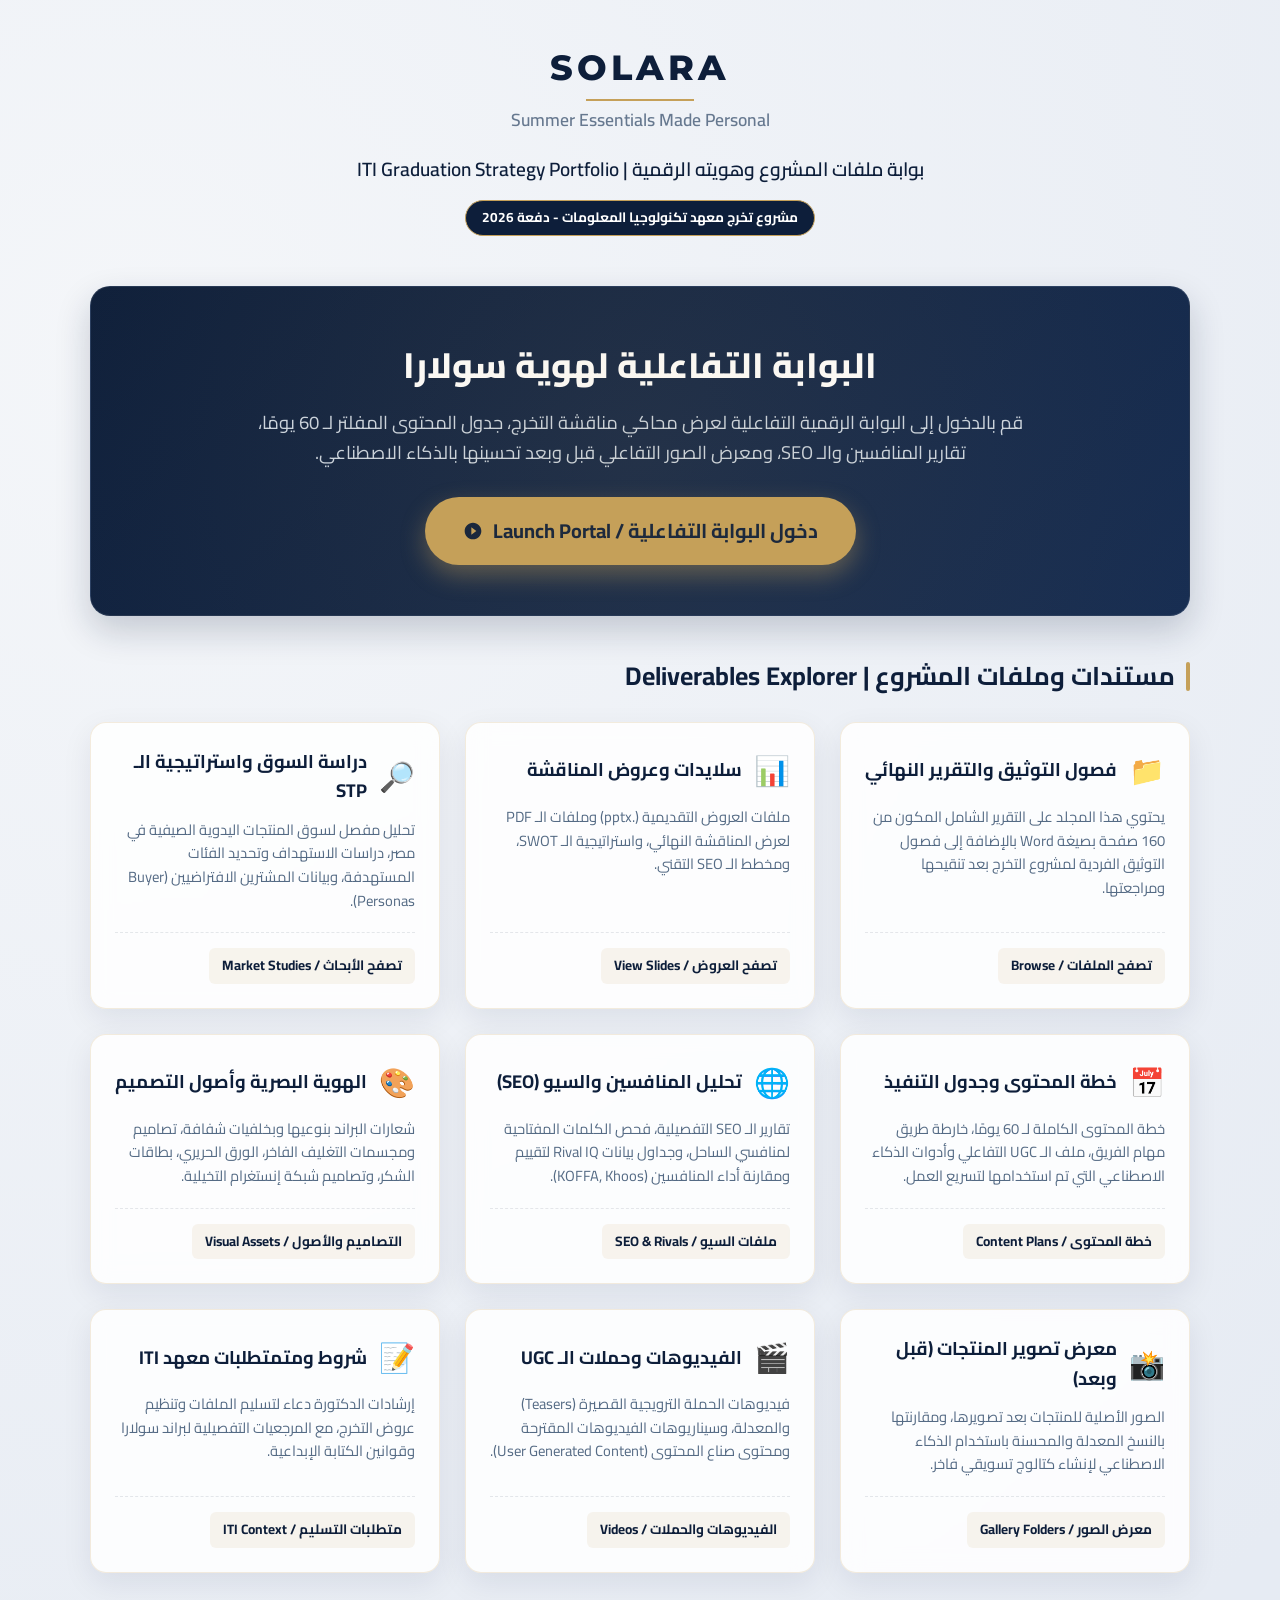
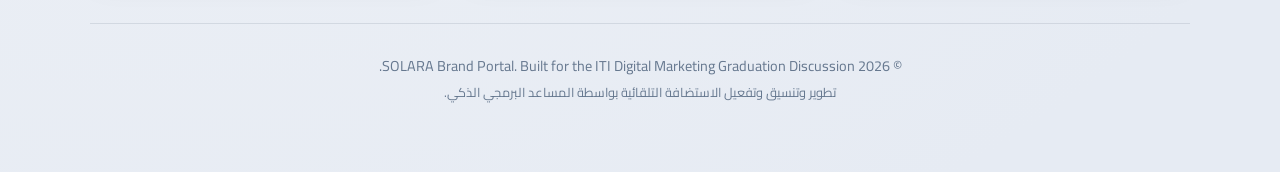
<file: index.html>
<!DOCTYPE html>
<html lang="ar" dir="rtl">
<head>
    <meta charset="UTF-8">
    <meta name="viewport" content="width=device-width, initial-scale=1.0">
    <title>سولارا | بوابة الهوية والاستراتيجية الرقمية - SOLARA Brand Hub</title>
    
    <!-- Google Fonts -->
    <link rel="preconnect" href="https://fonts.googleapis.com">
    <link rel="preconnect" href="https://fonts.gstatic.com" crossorigin>
    <link href="https://fonts.googleapis.com/css2?family=Cairo:wght@300;400;600;700;800&family=Montserrat:wght@300;400;600;700&display=swap" rel="stylesheet">
    
    <!-- Styles -->
    <style>
        :root {
            --navy: #0D1E3A;
            --gold: #C5A059;
            --gold-hover: #D4AF37;
            --light: #F4F6F9;
            --white: #FFFFFF;
            --glass-bg: rgba(255, 255, 255, 0.85);
            --glass-border: rgba(197, 160, 89, 0.2);
            --shadow: 0 10px 30px rgba(13, 30, 58, 0.08);
            --transition: all 0.3s cubic-bezier(0.4, 0, 0.2, 1);
        }

        * {
            box-sizing: border-box;
            margin: 0;
            padding: 0;
        }

        body {
            font-family: 'Cairo', 'Montserrat', sans-serif;
            background: radial-gradient(circle at 10% 20%, rgba(244, 246, 249, 1) 0%, rgba(230, 235, 243, 1) 90%);
            color: var(--navy);
            min-height: 100vh;
            line-height: 1.6;
            padding: 40px 20px;
        }

        .container {
            max-width: 1100px;
            margin: 0 auto;
        }

        /* Header block */
        header {
            text-align: center;
            margin-bottom: 50px;
            animation: fadeIn 0.8s ease;
        }

        .logo-area {
            margin-bottom: 20px;
        }

        .logo-text {
            font-size: 2.2rem;
            font-weight: 800;
            letter-spacing: 4px;
            color: var(--navy);
            font-family: 'Montserrat', sans-serif;
            position: relative;
            display: inline-block;
        }

        .logo-text::after {
            content: '';
            position: absolute;
            bottom: -5px;
            left: 20%;
            right: 20%;
            height: 2px;
            background: var(--gold);
        }

        .tagline {
            font-size: 1.1rem;
            color: #66788F;
            margin-top: 10px;
            font-weight: 600;
        }

        .project-badge {
            display: inline-block;
            background: var(--navy);
            color: var(--white);
            padding: 6px 16px;
            border-radius: 30px;
            font-size: 0.85rem;
            font-weight: 700;
            margin-top: 15px;
            border: 1px solid var(--gold);
        }

        /* Hero / Call To Action Card */
        .portal-hero {
            background: linear-gradient(135deg, var(--navy) 0%, #152C52 100%);
            color: var(--white);
            border-radius: 20px;
            padding: 50px 40px;
            text-align: center;
            border: 1px solid rgba(255, 255, 255, 0.1);
            box-shadow: 0 15px 35px rgba(13, 30, 58, 0.2);
            margin-bottom: 40px;
            position: relative;
            overflow: hidden;
            animation: slideUp 0.8s ease;
        }

        .portal-hero::before {
            content: '';
            position: absolute;
            top: -50%;
            left: -50%;
            width: 200%;
            height: 200%;
            background: radial-gradient(circle, rgba(197, 160, 89, 0.1) 0%, transparent 60%);
            pointer-events: none;
        }

        .portal-hero h2 {
            font-size: 2.2rem;
            font-weight: 800;
            margin-bottom: 15px;
            color: var(--white);
        }

        .portal-hero p {
            font-size: 1.15rem;
            max-width: 800px;
            margin: 0 auto 30px auto;
            color: #CCD6E2;
        }

        .btn-primary {
            display: inline-flex;
            align-items: center;
            gap: 10px;
            background: var(--gold);
            color: var(--navy);
            padding: 16px 36px;
            border-radius: 50px;
            font-size: 1.25rem;
            font-weight: 700;
            text-decoration: none;
            box-shadow: 0 10px 25px rgba(197, 160, 89, 0.4);
            transition: var(--transition);
            border: 2px solid transparent;
        }

        .btn-primary:hover {
            background: var(--gold-hover);
            transform: translateY(-3px);
            box-shadow: 0 12px 30px rgba(197, 160, 89, 0.6);
        }

        .btn-primary svg {
            width: 20px;
            height: 20px;
            fill: currentColor;
            transition: var(--transition);
        }

        .btn-primary:hover svg {
            transform: scale(1.15);
        }

        /* Folders Explorer Grid */
        .section-title {
            font-size: 1.6rem;
            font-weight: 700;
            margin-bottom: 25px;
            display: flex;
            align-items: center;
            gap: 10px;
            position: relative;
            padding-right: 15px;
        }

        .section-title::before {
            content: '';
            position: absolute;
            right: 0;
            top: 15%;
            bottom: 15%;
            width: 4px;
            background: var(--gold);
            border-radius: 2px;
        }

        .grid {
            display: grid;
            grid-template-columns: repeat(auto-fill, minmax(320px, 1fr));
            gap: 25px;
            margin-bottom: 50px;
        }

        .card {
            background: var(--glass-bg);
            border: 1px solid var(--glass-border);
            border-radius: 16px;
            padding: 24px;
            box-shadow: var(--shadow);
            transition: var(--transition);
            display: flex;
            flex-direction: column;
            justify-content: space-between;
            position: relative;
            overflow: hidden;
            backdrop-filter: blur(10px);
            -webkit-backdrop-filter: blur(10px);
        }

        .card::before {
            content: '';
            position: absolute;
            top: 0;
            right: 0;
            width: 4px;
            height: 100%;
            background: var(--gold);
            opacity: 0;
            transition: var(--transition);
        }

        .card:hover {
            transform: translateY(-5px);
            box-shadow: 0 15px 35px rgba(13, 30, 58, 0.12);
            border-color: rgba(197, 160, 89, 0.4);
        }

        .card:hover::before {
            opacity: 1;
        }

        .card-header {
            display: flex;
            align-items: center;
            gap: 12px;
            margin-bottom: 12px;
        }

        .card-icon {
            font-size: 1.8rem;
        }

        .card-title {
            font-size: 1.15rem;
            font-weight: 700;
            color: var(--navy);
        }

        .card-desc {
            font-size: 0.92rem;
            color: #556B85;
            margin-bottom: 20px;
            flex-grow: 1;
        }

        .card-links {
            display: flex;
            flex-wrap: wrap;
            gap: 10px;
            border-top: 1px dashed rgba(13, 30, 58, 0.1);
            padding-top: 15px;
        }

        .card-link {
            display: inline-flex;
            align-items: center;
            gap: 6px;
            font-size: 0.85rem;
            font-weight: 700;
            color: var(--navy);
            text-decoration: none;
            padding: 6px 12px;
            background: rgba(197, 160, 89, 0.1);
            border-radius: 6px;
            transition: var(--transition);
            border: 1px solid transparent;
        }

        .card-link:hover {
            background: var(--navy);
            color: var(--white);
            border-color: var(--navy);
        }

        /* Footer */
        footer {
            text-align: center;
            padding: 30px 0;
            color: #66788F;
            font-size: 0.9rem;
            border-top: 1px solid rgba(13, 30, 58, 0.1);
            margin-top: 50px;
        }

        /* Keyframes */
        @keyframes fadeIn {
            from { opacity: 0; }
            to { opacity: 1; }
        }

        @keyframes slideUp {
            from { opacity: 0; transform: translateY(30px); }
            to { opacity: 1; transform: translateY(0); }
        }

        /* Responsive */
        @media (max-width: 768px) {
            body {
                padding: 20px 10px;
            }
            .portal-hero {
                padding: 35px 20px;
            }
            .portal-hero h2 {
                font-size: 1.7rem;
            }
            .portal-hero p {
                font-size: 1rem;
            }
            .btn-primary {
                padding: 14px 28px;
                font-size: 1.1rem;
            }
            .grid {
                grid-template-columns: 1fr;
            }
        }
    </style>
</head>
<body>

<div class="container">
    
    <!-- Header -->
    <header>
        <div class="logo-area">
            <div class="logo-text">SOLARA</div>
            <div class="tagline">Summer Essentials Made Personal</div>
        </div>
        <p style="font-size: 1.2rem; font-weight: 600; color: var(--navy);">بوابة ملفات المشروع وهويته الرقمية | ITI Graduation Strategy Portfolio</p>
        <span class="project-badge">مشروع تخرج معهد تكنولوجيا المعلومات - دفعة 2026</span>
    </header>

    <!-- Hero / Call To Action for Portal -->
    <section class="portal-hero">
        <h2>البوابة التفاعلية لهوية سولارا</h2>
        <p>قم بالدخول إلى البوابة الرقمية التفاعلية لعرض محاكي مناقشة التخرج، جدول المحتوى المفلتر لـ 60 يومًا، تقارير المنافسين والـ SEO، ومعرض الصور التفاعلي قبل وبعد تحسينها بالذكاء الاصطناعي.</p>
        <a href="brand_portal/index.html" class="btn-primary">
            <span>دخول البوابة التفاعلية / Launch Portal</span>
            <svg viewBox="0 0 24 24">
                <path d="M12 2C6.48 2 2 6.48 2 12s4.48 10 10 10 10-4.48 10-10S17.52 2 12 2zm-2 14.5v-9l6 4.5-6 4.5z"/>
            </svg>
        </a>
    </section>

    <!-- Project deliverables directories -->
    <h3 class="section-title">مستندات وملفات المشروع | Deliverables Explorer</h3>
    
    <div class="grid">
        
        <!-- Chapter 1: Documentation -->
        <div class="card">
            <div>
                <div class="card-header">
                    <span class="card-icon">📁</span>
                    <h4 class="card-title">فصول التوثيق والتقرير النهائي</h4>
                </div>
                <p class="card-desc">يحتوي هذا المجلد على التقرير الشامل المكون من 160 صفحة بصيغة Word بالإضافة إلى فصول التوثيق الفردية لمشروع التخرج بعد تنقيحها ومراجعتها.</p>
            </div>
            <div class="card-links">
                <a href="https://github.com/ahmedissamramadan/solara-brand/tree/main/01%20-%20Documentation%20%26%20Chapters" class="card-link" target="_blank">تصفح الملفات / Browse</a>
            </div>
        </div>

        <!-- Chapter 2: Presentations -->
        <div class="card">
            <div>
                <div class="card-header">
                    <span class="card-icon">📊</span>
                    <h4 class="card-title">سلايدات وعروض المناقشة</h4>
                </div>
                <p class="card-desc">ملفات العروض التقديمية (.pptx) وملفات الـ PDF لعرض المناقشة النهائي، واستراتيجية الـ SWOT، ومخطط الـ SEO التقني.</p>
            </div>
            <div class="card-links">
                <a href="https://github.com/ahmedissamramadan/solara-brand/tree/main/02%20-%20Presentations" class="card-link" target="_blank">تصفح العروض / View Slides</a>
            </div>
        </div>

        <!-- Chapter 3: Research -->
        <div class="card">
            <div>
                <div class="card-header">
                    <span class="card-icon">🔎</span>
                    <h4 class="card-title">دراسة السوق واستراتيجية الـ STP</h4>
                </div>
                <p class="card-desc">تحليل مفصل لسوق المنتجات اليدوية الصيفية في مصر، دراسات الاستهداف وتحديد الفئات المستهدفة، وبيانات المشترين الافتراضيين (Buyer Personas).</p>
            </div>
            <div class="card-links">
                <a href="https://github.com/ahmedissamramadan/solara-brand/tree/main/03%20-%20Market%20Research%20%26%20Strategy" class="card-link" target="_blank">تصفح الأبحاث / Market Studies</a>
            </div>
        </div>

        <!-- Chapter 4: Content Strategy -->
        <div class="card">
            <div>
                <div class="card-header">
                    <span class="card-icon">📅</span>
                    <h4 class="card-title">خطة المحتوى وجدول التنفيذ</h4>
                </div>
                <p class="card-desc">خطة المحتوى الكاملة لـ 60 يومًا، خارطة طريق مهام الفريق، ملف الـ UGC التفاعلي وأدوات الذكاء الاصطناعي التي تم استخدامها لتسريع العمل.</p>
            </div>
            <div class="card-links">
                <a href="https://github.com/ahmedissamramadan/solara-brand/tree/main/04%20-%20Content%20Strategy%20%26%20Execution" class="card-link" target="_blank">خطة المحتوى / Content Plans</a>
            </div>
        </div>

        <!-- Chapter 5: SEO & Website -->
        <div class="card">
            <div>
                <div class="card-header">
                    <span class="card-icon">🌐</span>
                    <h4 class="card-title">تحليل المنافسين والسيو (SEO)</h4>
                </div>
                <p class="card-desc">تقارير الـ SEO التفصيلية، فحص الكلمات المفتاحية لمنافسي الساحل، وجداول بيانات Rival IQ لتقييم ومقارنة أداء المنافسين (KOFFA, Khoos).</p>
            </div>
            <div class="card-links">
                <a href="https://github.com/ahmedissamramadan/solara-brand/tree/main/05%20-%20Website%2C%20SEO%20%26%20Competitors" class="card-link" target="_blank">ملفات السيو / SEO & Rivals</a>
            </div>
        </div>

        <!-- Chapter 6: Visual Assets -->
        <div class="card">
            <div>
                <div class="card-header">
                    <span class="card-icon">🎨</span>
                    <h4 class="card-title">الهوية البصرية وأصول التصميم</h4>
                </div>
                <p class="card-desc">شعارات البراند بنوعيها وبخلفيات شفافة، تصاميم ومجسمات التغليف الفاخر، الورق الحريري، بطاقات الشكر، وتصاميم شبكة إنستغرام التخيلية.</p>
            </div>
            <div class="card-links">
                <a href="https://github.com/ahmedissamramadan/solara-brand/tree/main/06%20-%20Branding%20%26%20Design%20Assets" class="card-link" target="_blank">التصاميم والأصول / Visual Assets</a>
            </div>
        </div>

        <!-- Chapter 7: Photography -->
        <div class="card">
            <div>
                <div class="card-header">
                    <span class="card-icon">📸</span>
                    <h4 class="card-title">معرض تصوير المنتجات (قبل وبعد)</h4>
                </div>
                <p class="card-desc">الصور الأصلية للمنتجات بعد تصويرها، ومقارنتها بالنسخ المعدلة والمحسنة باستخدام الذكاء الاصطناعي لإنشاء كتالوج تسويقي فاخر.</p>
            </div>
            <div class="card-links">
                <a href="https://github.com/ahmedissamramadan/solara-brand/tree/main/07%20-%20Product%20Photography" class="card-link" target="_blank">معرض الصور / Gallery Folders</a>
            </div>
        </div>

        <!-- Chapter 8: Videos -->
        <div class="card">
            <div>
                <div class="card-header">
                    <span class="card-icon">🎬</span>
                    <h4 class="card-title">الفيديوهات وحملات الـ UGC</h4>
                </div>
                <p class="card-desc">فيديوهات الحملة الترويجية القصيرة (Teasers) والمعدلة، وسيناريوهات الفيديوهات المقترحة ومحتوى صناع المحتوى (User Generated Content).</p>
            </div>
            <div class="card-links">
                <a href="https://github.com/ahmedissamramadan/solara-brand/tree/main/08%20-%20Videos%20%26%20UGC%20Campaigns" class="card-link" target="_blank">الفيديوهات والحملات / Videos</a>
            </div>
        </div>

        <!-- Chapter 9: ITI Context -->
        <div class="card">
            <div>
                <div class="card-header">
                    <span class="card-icon">📝</span>
                    <h4 class="card-title">شروط ومتمتطلبات معهد ITI</h4>
                </div>
                <p class="card-desc">إرشادات الدكتورة دعاء لتسليم الملفات وتنظيم عروض التخرج، مع المرجعيات التفصيلية لبراند سولارا وقوانين الكتابة الإبداعية.</p>
            </div>
            <div class="card-links">
                <a href="https://github.com/ahmedissamramadan/solara-brand/tree/main/09%20-%20ITI%20Requirements%20%26%20Context" class="card-link" target="_blank">متطلبات التسليم / ITI Context</a>
            </div>
        </div>

    </div>

    <!-- Footer -->
    <footer>
        <p>© 2026 SOLARA Brand Portal. Built for the ITI Digital Marketing Graduation Discussion.</p>
        <p style="font-size: 0.8rem; margin-top: 5px;">تطوير وتنسيق وتفعيل الاستضافة التلقائية بواسطة المساعد البرمجي الذكي.</p>
    </footer>

</div>

</body>
</html>
</file>
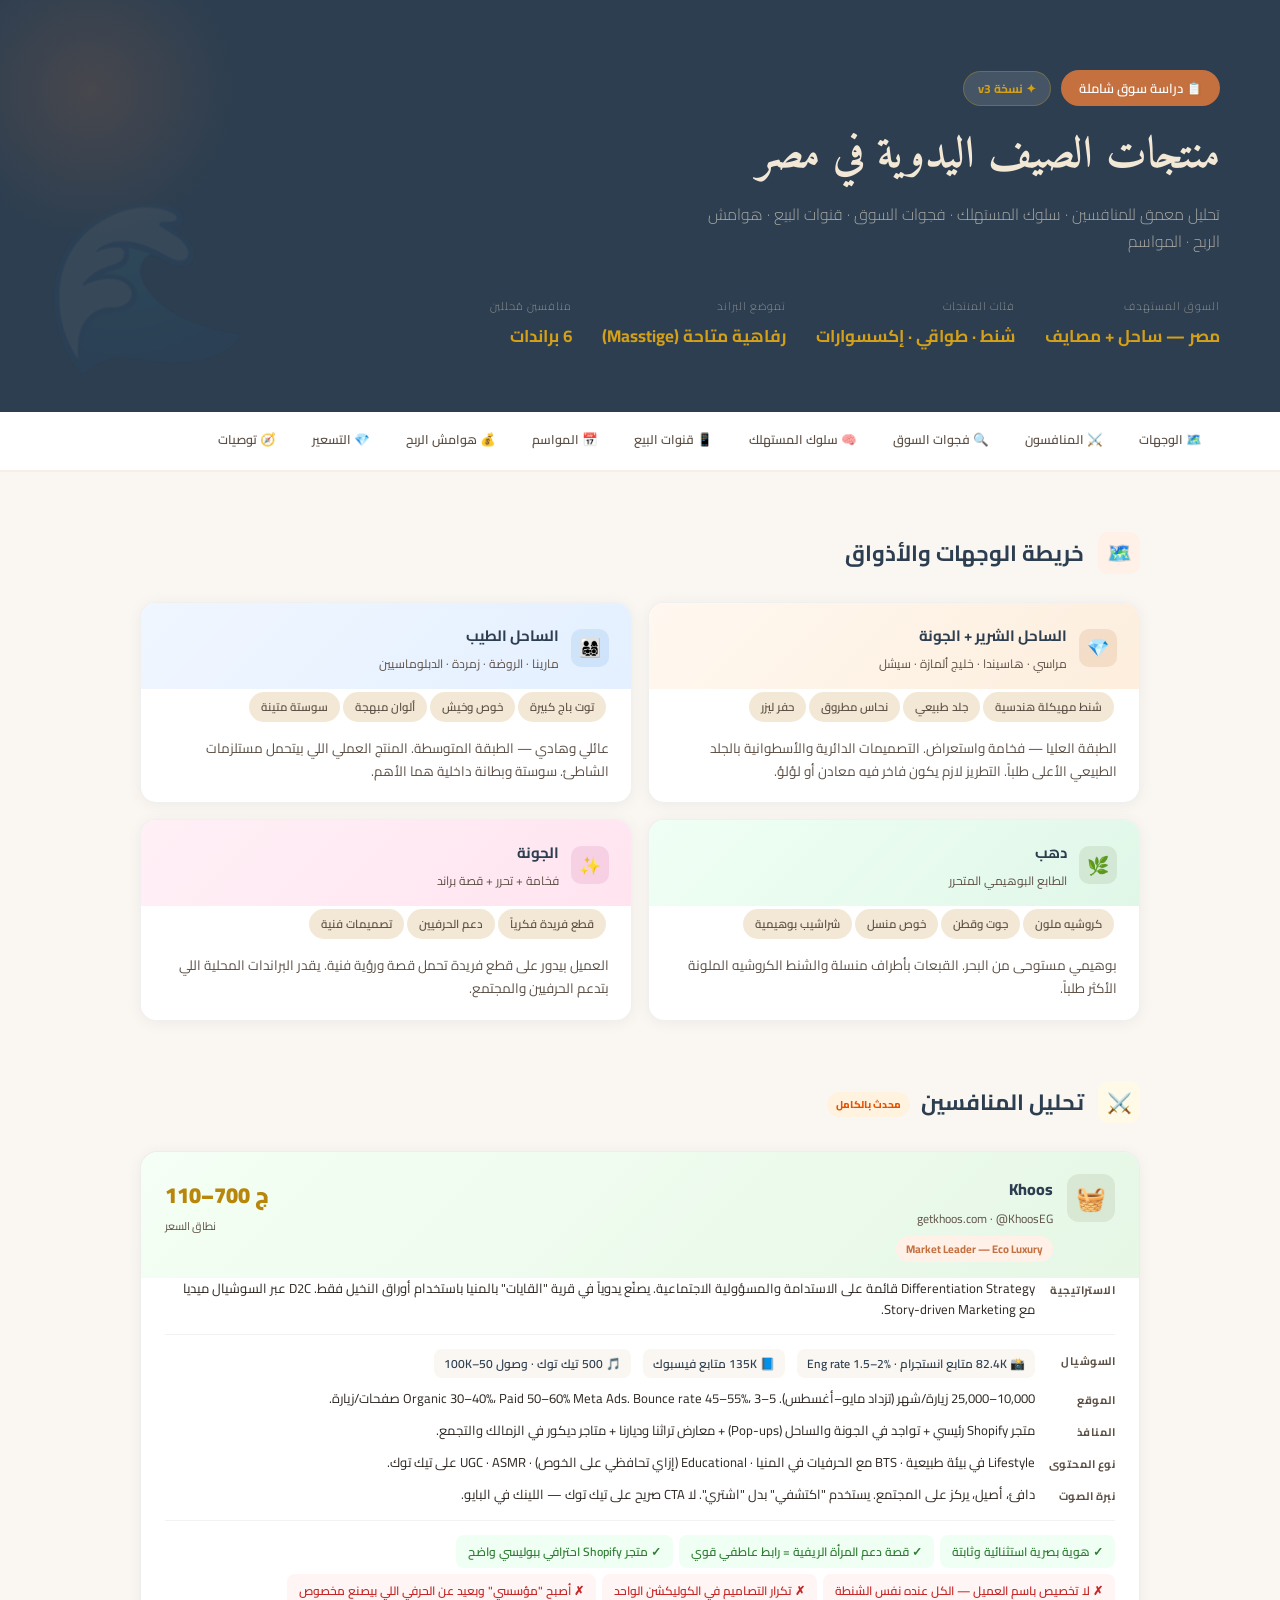
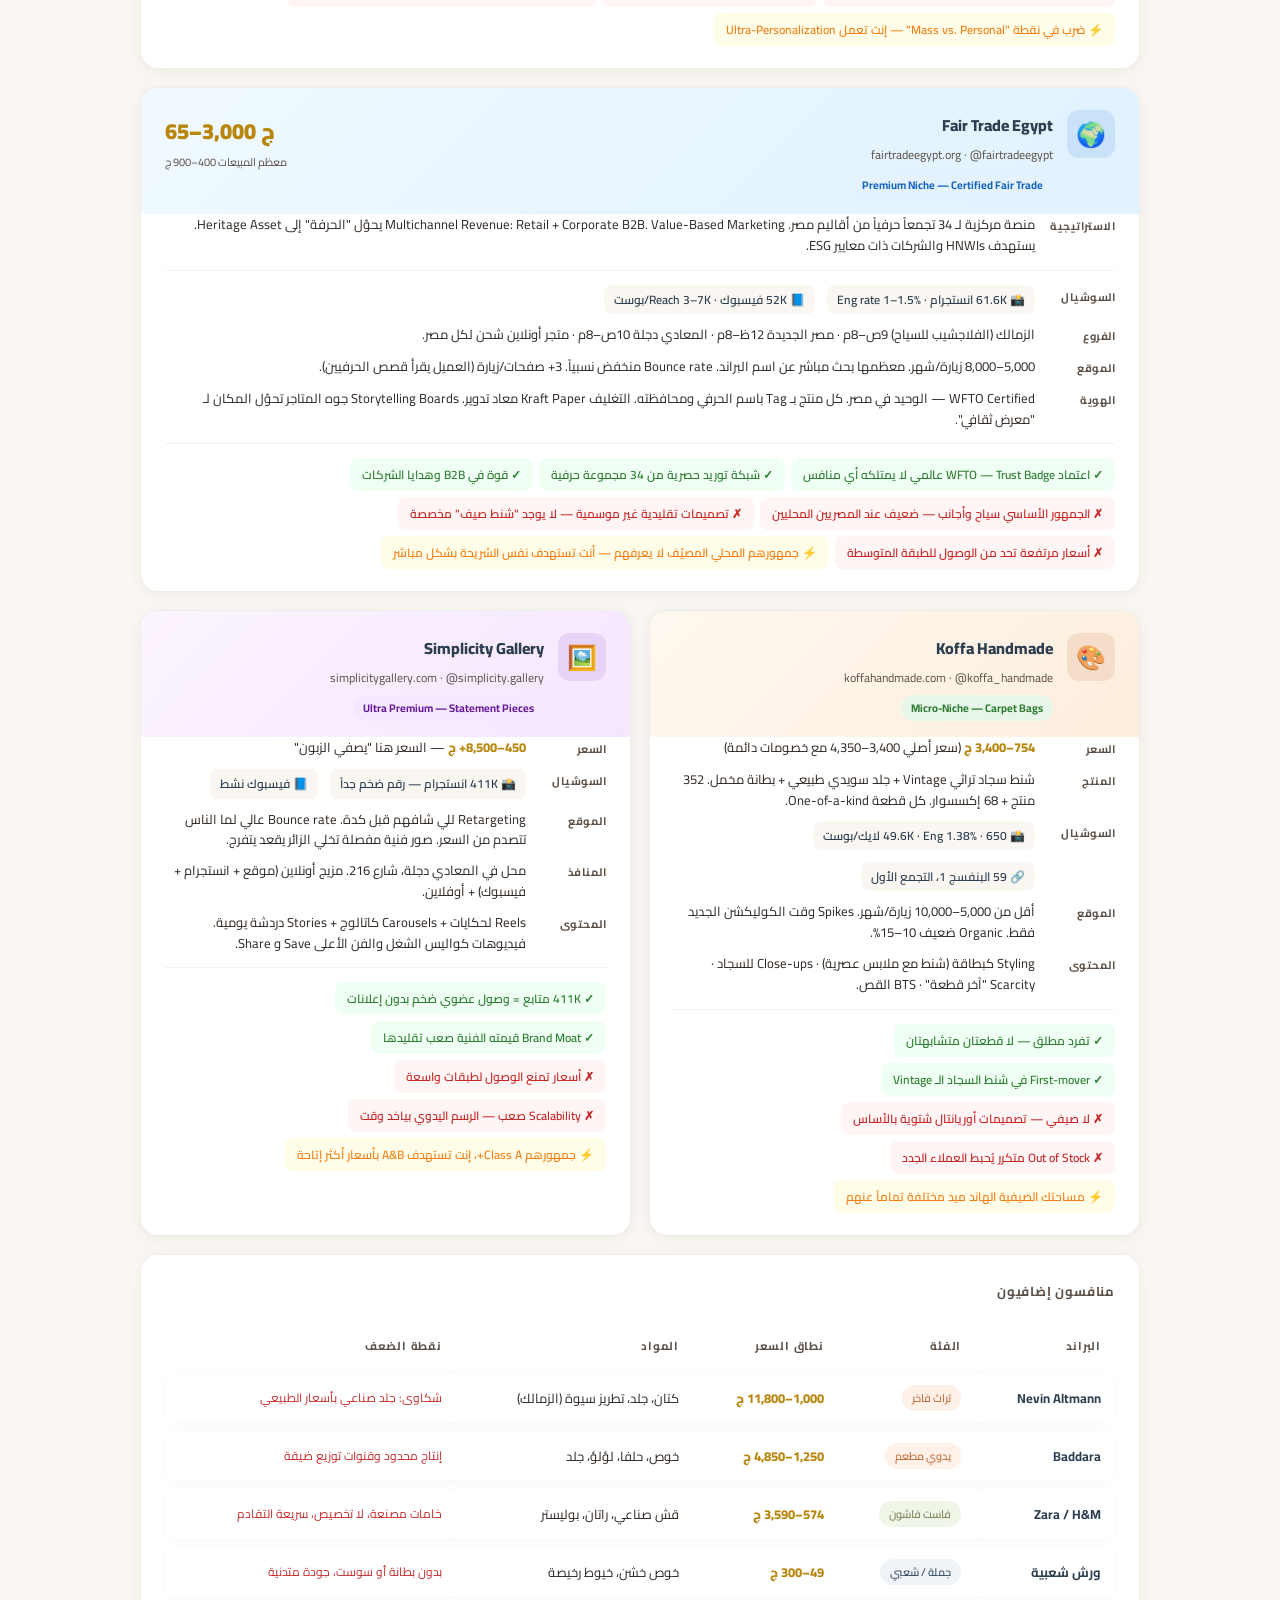
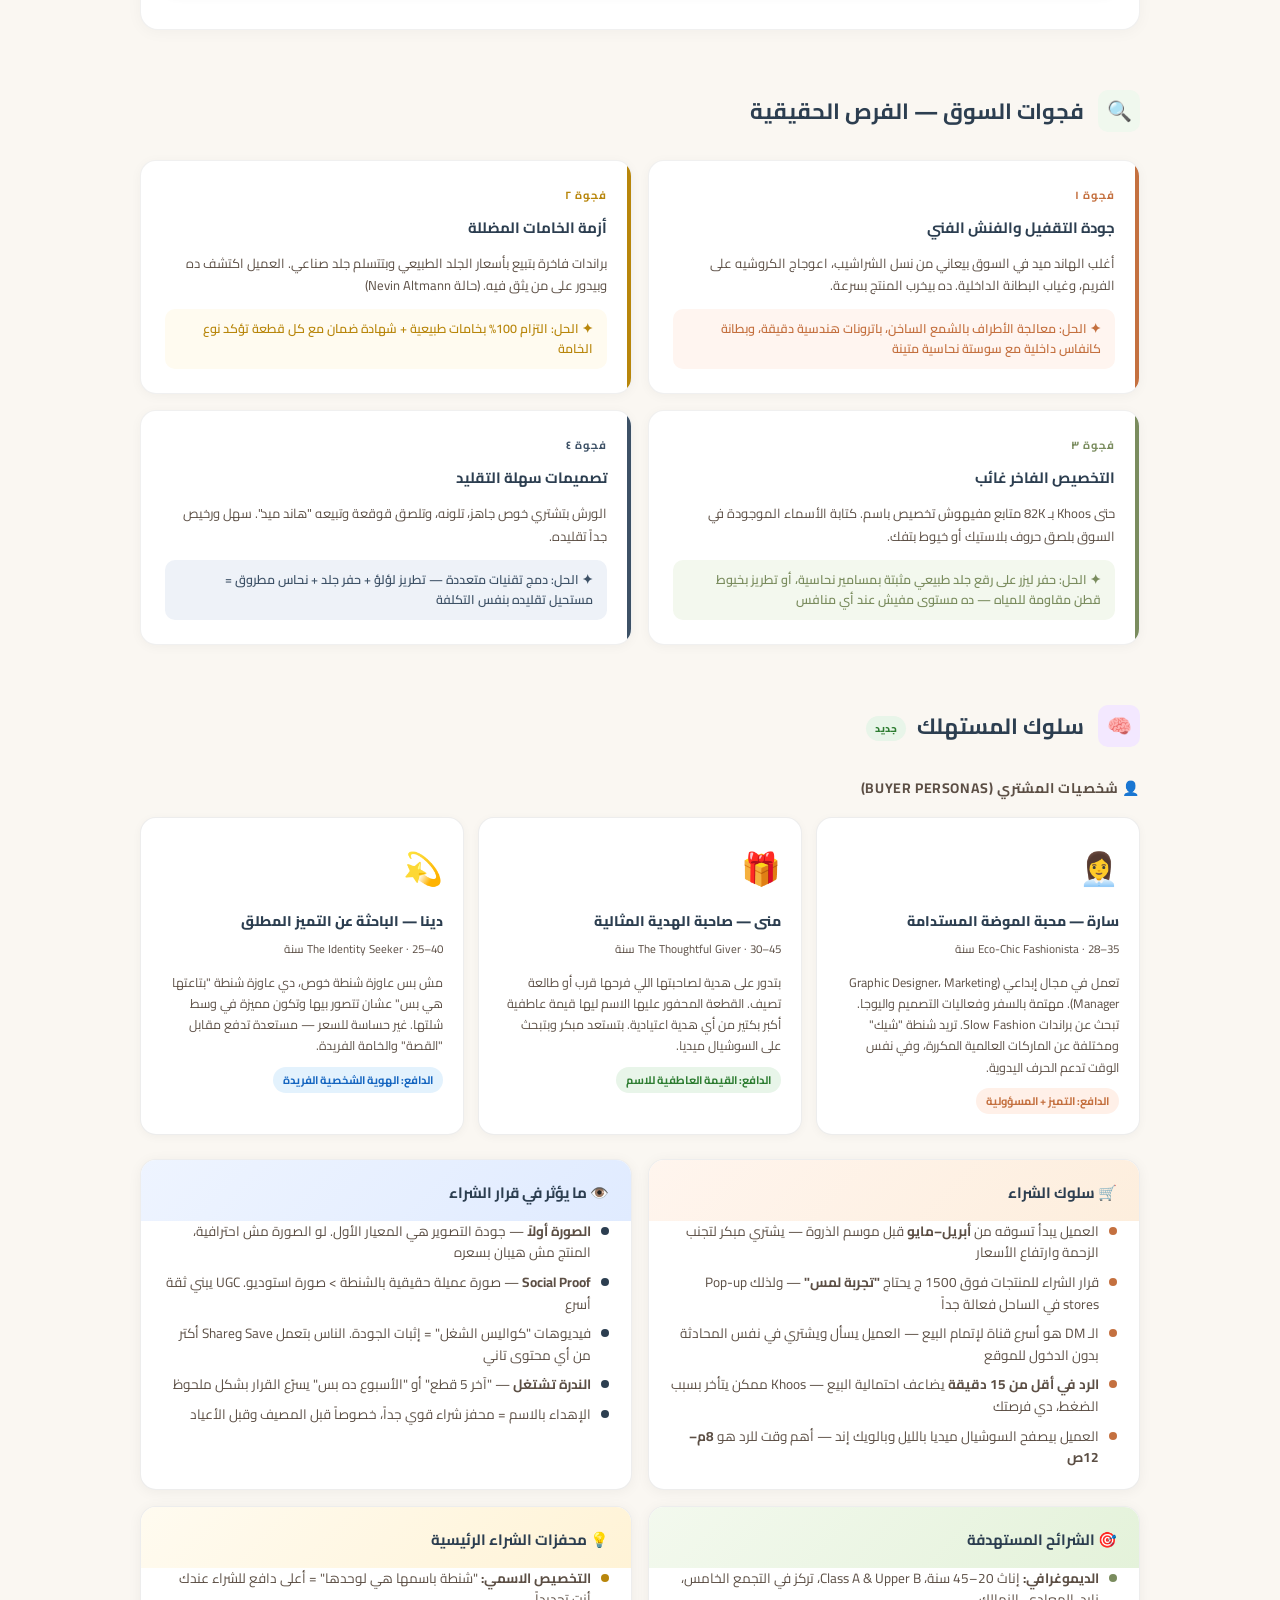
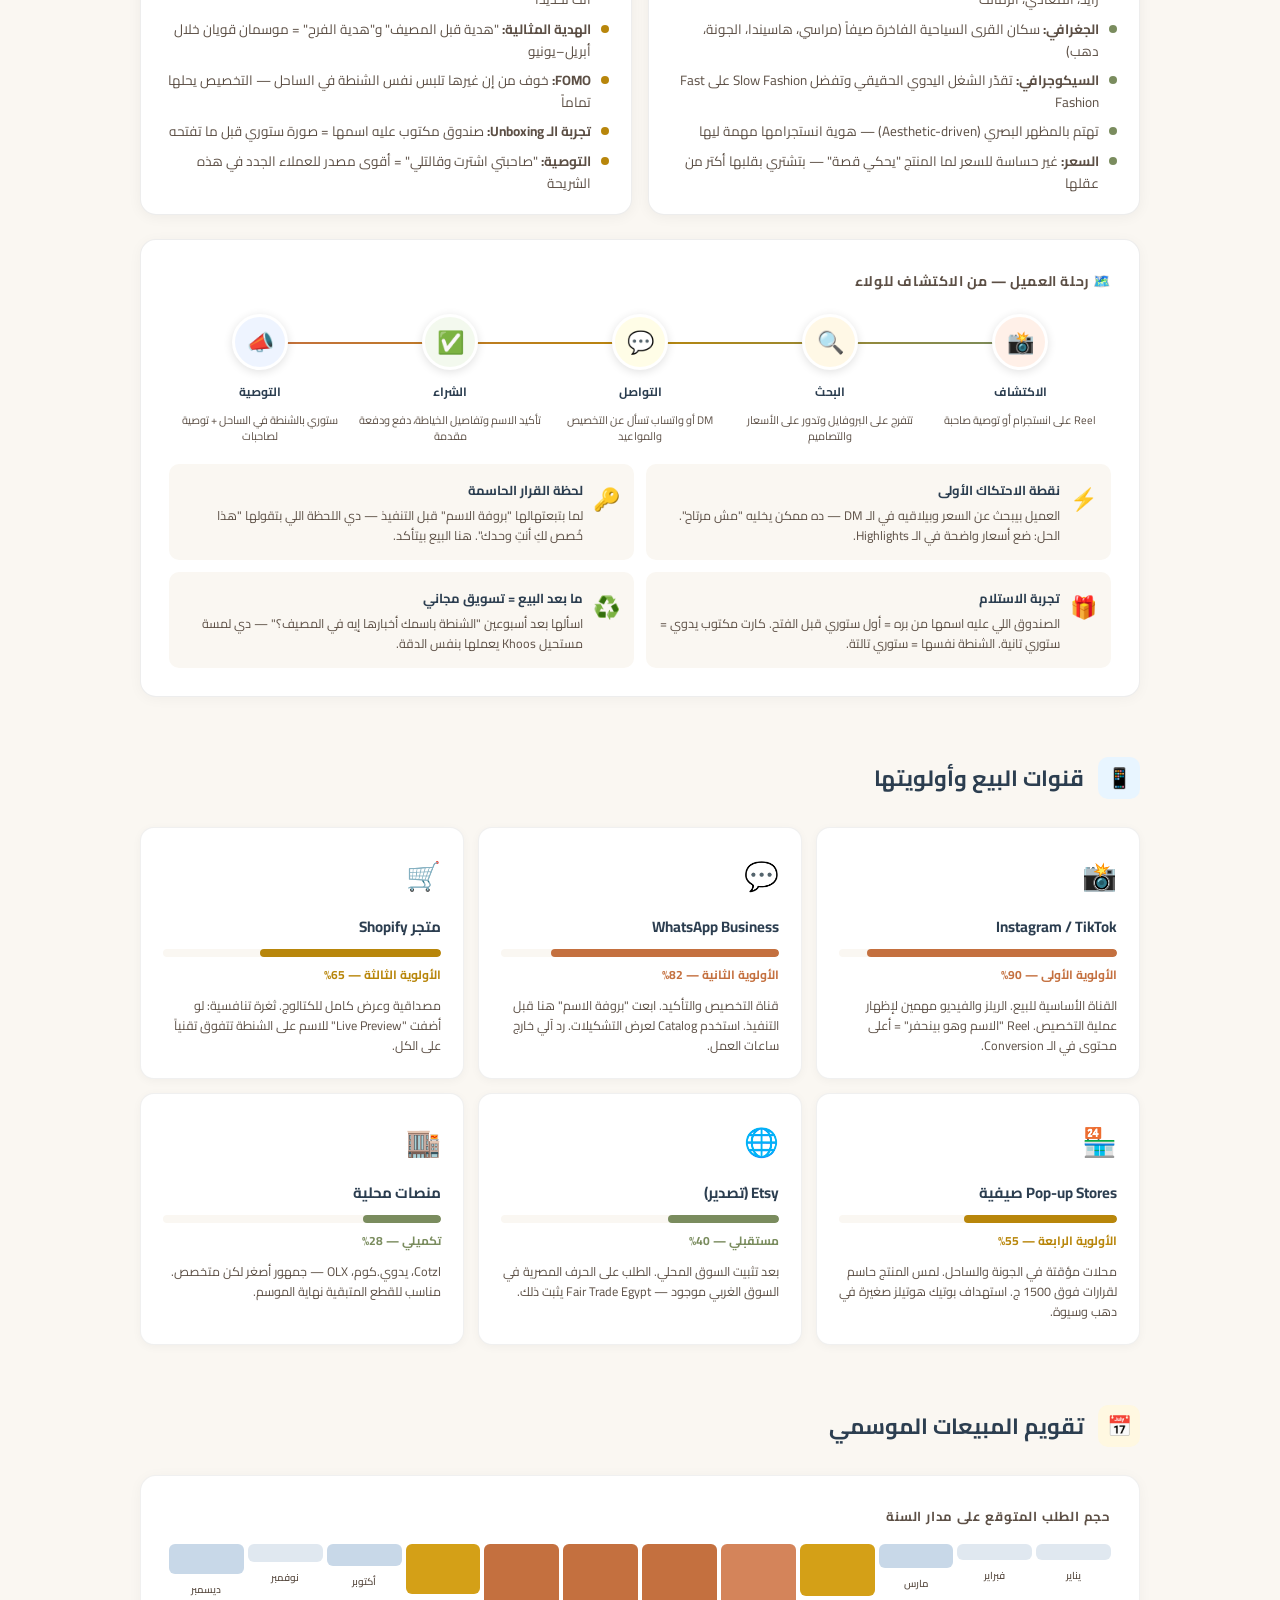
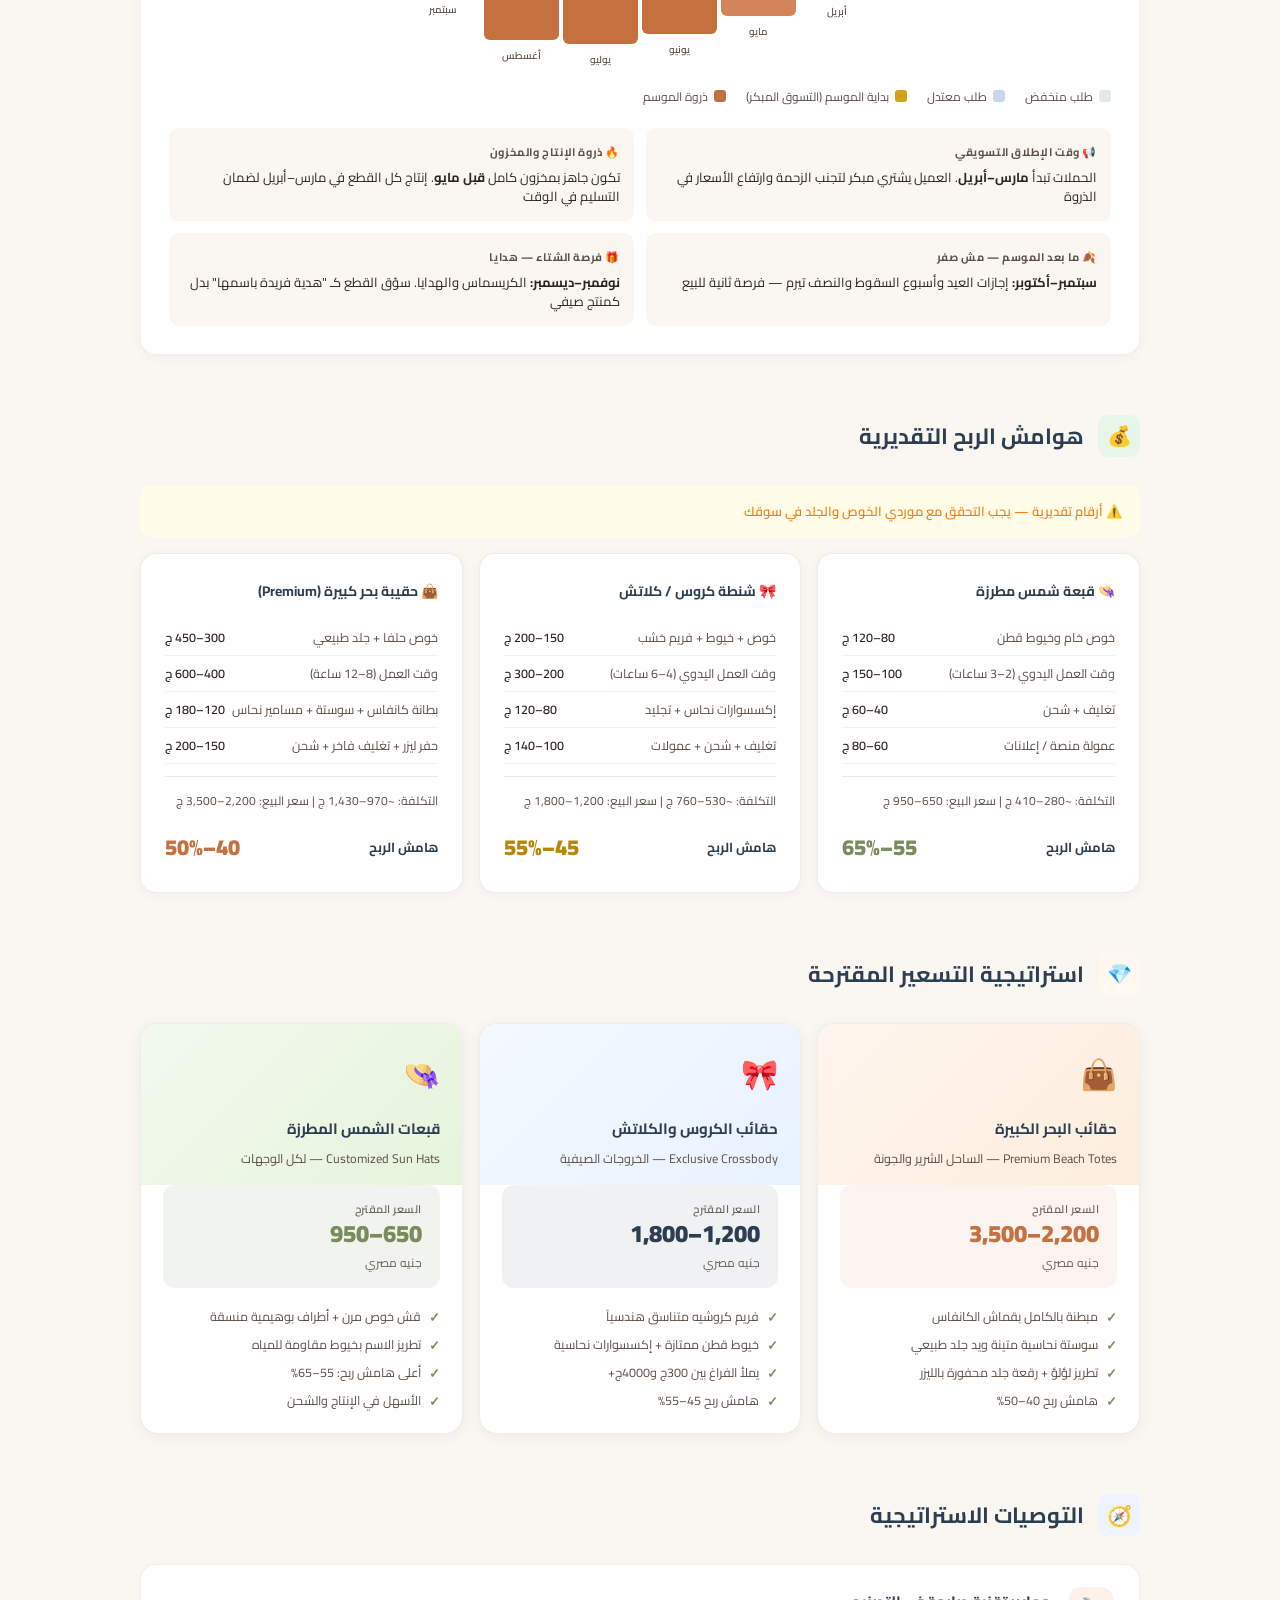
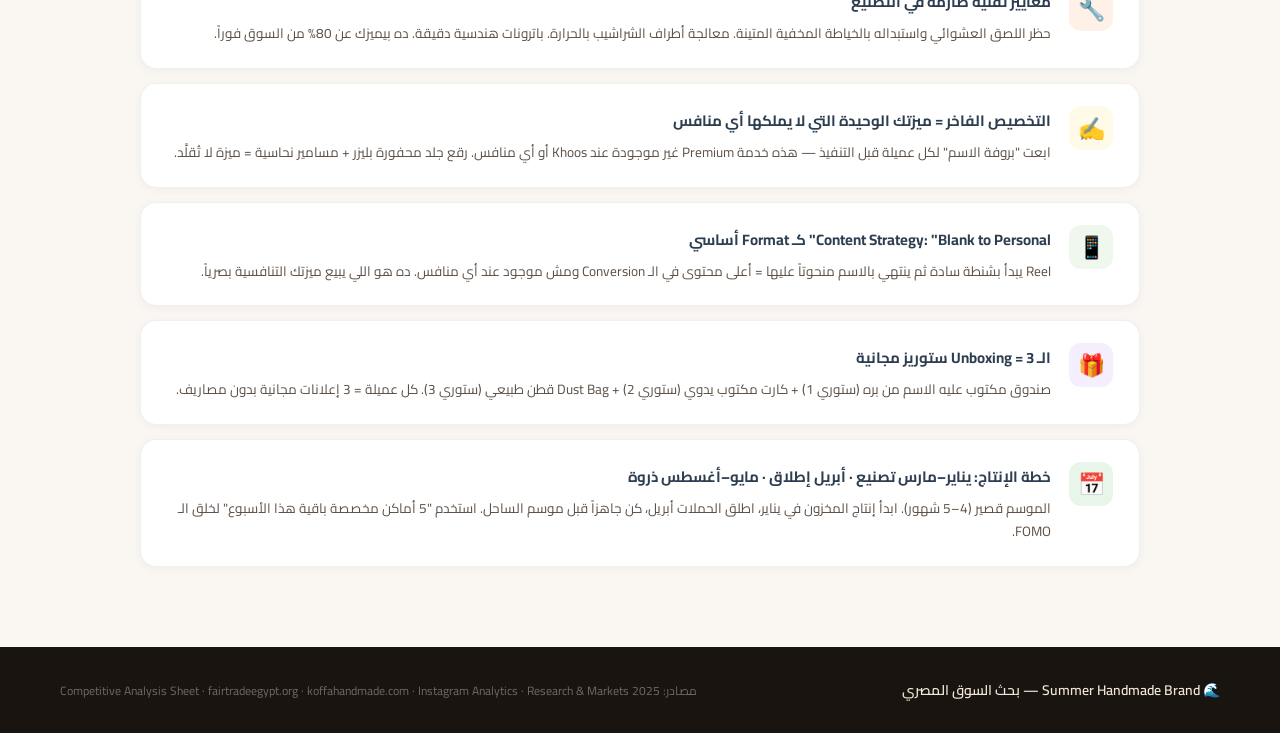
<file: 03 - Market Research & Strategy/Market Research.html>
<!doctype html>
<html lang="ar" dir="rtl">
  <head>
    <meta charset="UTF-8" />
    <meta name="viewport" content="width=device-width, initial-scale=1.0" />
    <title>بحث سوق منتجات الصيف اليدوية — v3</title>
    <link
      href="https://fonts.googleapis.com/css2?family=Cairo:wght@300;400;600;700;900&family=Amiri:ital,wght@0,400;0,700;1,400&display=swap"
      rel="stylesheet"
    />
    <style>
      :root {
        --sand: #f2e8d5;
        --terracotta: #c4703f;
        --terracotta-light: #d4845a;
        --olive: #7a8c5e;
        --navy: #2c3e50;
        --navy-soft: #3d5166;
        --pearl: #faf7f2;
        --gold: #b8860b;
        --gold-light: #d4a017;
        --dark: #1a1410;
        --text: #2d2520;
        --text-soft: #5c4f45;
        --green: #2e7d32;
        --green-light: #e8f5e9;
        --blue: #1565c0;
        --blue-light: #e3f2fd;
      }
      * {
        margin: 0;
        padding: 0;
        box-sizing: border-box;
      }
      body {
        font-family: "Cairo", sans-serif;
        background: var(--pearl);
        color: var(--text);
        direction: rtl;
        overflow-x: hidden;
      }

      /* HERO */
      .hero {
        background: var(--navy);
        padding: 70px 60px 60px;
        position: relative;
        overflow: hidden;
      }
      .hero::before {
        content: "";
        position: absolute;
        top: -60px;
        left: -60px;
        width: 300px;
        height: 300px;
        border-radius: 50%;
        background: radial-gradient(
          circle,
          rgba(196, 112, 63, 0.18) 0%,
          transparent 70%
        );
      }
      .hero::after {
        content: "🌊";
        position: absolute;
        bottom: -20px;
        left: 40px;
        font-size: 160px;
        opacity: 0.05;
        transform: rotate(-10deg);
      }
      .hero-tag {
        display: inline-block;
        background: var(--terracotta);
        color: white;
        padding: 6px 18px;
        border-radius: 30px;
        font-size: 13px;
        font-weight: 600;
        margin-bottom: 22px;
      }
      .version-badge {
        display: inline-block;
        background: rgba(255, 255, 255, 0.12);
        color: var(--gold-light);
        padding: 5px 14px;
        border-radius: 20px;
        font-size: 12px;
        font-weight: 700;
        margin-right: 10px;
        border: 1px solid rgba(212, 160, 23, 0.3);
      }
      .hero h1 {
        font-family: "Amiri", serif;
        font-size: 44px;
        color: var(--sand);
        line-height: 1.3;
        max-width: 700px;
        margin-bottom: 16px;
      }
      .hero-sub {
        color: rgba(242, 232, 213, 0.65);
        font-size: 16px;
        font-weight: 300;
        max-width: 520px;
        line-height: 1.7;
      }
      .hero-meta {
        display: flex;
        gap: 30px;
        margin-top: 40px;
        flex-wrap: wrap;
      }
      .meta-item {
        display: flex;
        flex-direction: column;
        gap: 4px;
      }
      .meta-label {
        color: rgba(242, 232, 213, 0.5);
        font-size: 11px;
        font-weight: 300;
        text-transform: uppercase;
        letter-spacing: 1px;
      }
      .meta-value {
        color: var(--gold-light);
        font-size: 17px;
        font-weight: 700;
      }

      /* TOC */
      .toc {
        background: white;
        border-bottom: 2px solid rgba(196, 112, 63, 0.12);
        padding: 0 60px;
        display: flex;
        overflow-x: auto;
      }
      .toc-item {
        padding: 16px 18px;
        font-size: 12.5px;
        font-weight: 600;
        color: var(--text-soft);
        border-bottom: 3px solid transparent;
        cursor: pointer;
        white-space: nowrap;
        transition: all 0.2s;
      }
      .toc-item:hover {
        color: var(--terracotta);
        border-bottom-color: var(--terracotta);
      }

      .main {
        max-width: 1060px;
        margin: 0 auto;
        padding: 50px 30px 80px;
      }

      /* SECTION HEADER */
      .section-header {
        display: flex;
        align-items: center;
        gap: 14px;
        margin-bottom: 28px;
        margin-top: 60px;
      }
      .section-icon {
        width: 42px;
        height: 42px;
        border-radius: 10px;
        display: flex;
        align-items: center;
        justify-content: center;
        font-size: 20px;
        flex-shrink: 0;
      }
      .section-header h2 {
        font-size: 22px;
        font-weight: 700;
        color: var(--navy);
      }
      .badge {
        display: inline-block;
        font-size: 10px;
        font-weight: 800;
        padding: 3px 9px;
        border-radius: 20px;
        vertical-align: middle;
        margin-right: 6px;
      }
      .badge-new {
        background: var(--green-light);
        color: var(--green);
      }
      .badge-updated {
        background: #fff3e0;
        color: #e65100;
      }

      /* WHITE CARD */
      .wcard {
        background: white;
        border-radius: 18px;
        border: 1.5px solid rgba(0, 0, 0, 0.07);
        box-shadow: 0 2px 16px rgba(0, 0, 0, 0.05);
      }

      /* DESTINATIONS */
      .dest-grid {
        display: grid;
        grid-template-columns: 1fr 1fr;
        gap: 16px;
      }
      .dest-card {
        background: white;
        border-radius: 16px;
        overflow: hidden;
        border: 1.5px solid rgba(0, 0, 0, 0.06);
        box-shadow: 0 2px 16px rgba(0, 0, 0, 0.05);
      }
      .dest-header {
        padding: 18px 22px 14px;
        display: flex;
        align-items: center;
        gap: 12px;
      }
      .dest-badge {
        width: 38px;
        height: 38px;
        border-radius: 10px;
        display: flex;
        align-items: center;
        justify-content: center;
        font-size: 18px;
        flex-shrink: 0;
      }
      .dest-title {
        font-size: 15px;
        font-weight: 700;
        color: var(--navy);
      }
      .dest-sub {
        font-size: 12px;
        color: var(--text-soft);
        margin-top: 2px;
      }
      .dest-body {
        padding: 0 22px 20px;
      }
      .tag {
        display: inline-block;
        background: var(--sand);
        color: var(--text-soft);
        font-size: 11.5px;
        padding: 4px 12px;
        border-radius: 20px;
        margin: 3px 3px 3px 0;
        font-weight: 600;
      }
      .dest-body p {
        font-size: 13.5px;
        line-height: 1.7;
        color: var(--text-soft);
        margin-top: 12px;
      }
      .sahel-s .dest-header {
        background: linear-gradient(135deg, #fff8f0, #fdeedd);
      }
      .sahel-t .dest-header {
        background: linear-gradient(135deg, #f0f6ff, #e4f0ff);
      }
      .dahab .dest-header {
        background: linear-gradient(135deg, #f0fff5, #e0f7e8);
      }
      .gouna .dest-header {
        background: linear-gradient(135deg, #fff0f6, #ffe4f0);
      }

      /* ======== COMPETITOR SPOTLIGHT ======== */
      .comp-grid {
        display: grid;
        grid-template-columns: 1fr 1fr;
        gap: 18px;
      }
      .spot-card {
        background: white;
        border-radius: 18px;
        border: 1.5px solid rgba(0, 0, 0, 0.07);
        box-shadow: 0 2px 16px rgba(0, 0, 0, 0.05);
        overflow: hidden;
      }
      .spot-header {
        padding: 22px 24px 16px;
        display: flex;
        gap: 14px;
        align-items: flex-start;
      }
      .spot-logo {
        width: 48px;
        height: 48px;
        border-radius: 12px;
        display: flex;
        align-items: center;
        justify-content: center;
        font-size: 24px;
        flex-shrink: 0;
      }
      .spot-name {
        font-size: 16px;
        font-weight: 800;
        color: var(--navy);
      }
      .spot-cat {
        font-size: 12px;
        color: var(--text-soft);
        margin-top: 3px;
      }
      .spot-tier {
        display: inline-block;
        padding: 3px 10px;
        border-radius: 20px;
        font-size: 11px;
        font-weight: 700;
        margin-top: 6px;
      }
      .tier-eco {
        background: var(--blue-light);
        color: var(--blue);
      }
      .tier-premium {
        background: #fff0e8;
        color: var(--terracotta);
      }
      .tier-niche {
        background: var(--green-light);
        color: var(--green);
      }
      .tier-budget {
        background: #f0f3f8;
        color: var(--navy-soft);
      }
      .tier-fast {
        background: #fce4ec;
        color: #880e4f;
      }
      .spot-body {
        padding: 0 24px 22px;
        display: flex;
        flex-direction: column;
        gap: 10px;
      }
      .spot-row {
        display: flex;
        gap: 8px;
        align-items: flex-start;
      }
      .spot-row-label {
        font-size: 11px;
        font-weight: 700;
        color: var(--text-soft);
        text-transform: uppercase;
        letter-spacing: 0.5px;
        white-space: nowrap;
        padding-top: 2px;
        min-width: 72px;
      }
      .spot-row-val {
        font-size: 13px;
        color: var(--text);
        line-height: 1.6;
        flex: 1;
      }
      .spot-price {
        font-weight: 800;
        color: var(--gold);
      }
      .spot-follow {
        display: flex;
        gap: 12px;
        flex-wrap: wrap;
      }
      .spot-social {
        display: flex;
        align-items: center;
        gap: 5px;
        background: var(--pearl);
        border-radius: 8px;
        padding: 5px 10px;
        font-size: 12px;
        font-weight: 600;
        color: var(--navy);
      }
      .pro-tag {
        background: #f0fff4;
        color: var(--green);
        font-size: 12px;
        padding: 5px 12px;
        border-radius: 8px;
        font-weight: 600;
      }
      .con-tag {
        background: #fff5f5;
        color: #c62828;
        font-size: 12px;
        padding: 5px 12px;
        border-radius: 8px;
        font-weight: 600;
      }
      .opp-tag {
        background: #fffde7;
        color: #f57f17;
        font-size: 12px;
        padding: 5px 12px;
        border-radius: 8px;
        font-weight: 600;
      }
      .spot-tags {
        display: flex;
        flex-wrap: wrap;
        gap: 6px;
      }
      .spot-divider {
        height: 1px;
        background: rgba(0, 0, 0, 0.05);
        margin: 4px 0;
      }
      .spot-header-khoos {
        background: linear-gradient(135deg, #f5fff5, #e6f7e6);
      }
      .spot-header-fte {
        background: linear-gradient(135deg, #f0f9ff, #e0f2ff);
      }
      .spot-header-koffa {
        background: linear-gradient(135deg, #fff8f0, #fdeedd);
      }
      .spot-header-simplicity {
        background: linear-gradient(135deg, #fcf4ff, #f5e6ff);
      }

      /* OLD COMP TABLE (smaller brands) */
      .comp-table {
        width: 100%;
        border-collapse: separate;
        border-spacing: 0 8px;
      }
      .comp-table thead th {
        font-size: 11.5px;
        font-weight: 700;
        color: var(--text-soft);
        text-transform: uppercase;
        letter-spacing: 0.8px;
        padding: 8px 14px;
        text-align: right;
      }
      .comp-table tbody tr {
        background: white;
        border-radius: 12px;
        box-shadow: 0 1px 8px rgba(0, 0, 0, 0.04);
        transition: box-shadow 0.2s;
      }
      .comp-table tbody tr:hover {
        box-shadow: 0 4px 20px rgba(0, 0, 0, 0.08);
      }
      .comp-table tbody td {
        padding: 12px 14px;
        font-size: 13px;
      }
      .comp-table tbody td:first-child {
        border-radius: 12px 0 0 12px;
        font-weight: 700;
        color: var(--navy);
      }
      .comp-table tbody td:last-child {
        border-radius: 0 12px 12px 0;
      }
      .tier-badge {
        display: inline-block;
        padding: 3px 10px;
        border-radius: 20px;
        font-size: 11px;
        font-weight: 600;
      }
      .tier-high {
        background: #fff0e8;
        color: var(--terracotta);
      }
      .tier-mid {
        background: #eff6e8;
        color: var(--olive);
      }
      .tier-low {
        background: #f0f3f8;
        color: var(--navy-soft);
      }

      /* GAPS */
      .gaps-grid {
        display: grid;
        grid-template-columns: 1fr 1fr;
        gap: 16px;
      }
      .gap-card {
        background: white;
        border-radius: 16px;
        padding: 24px;
        border: 1.5px solid rgba(0, 0, 0, 0.06);
        box-shadow: 0 2px 12px rgba(0, 0, 0, 0.04);
        position: relative;
        overflow: hidden;
      }
      .gap-card::after {
        content: "";
        position: absolute;
        top: 0;
        right: 0;
        width: 4px;
        height: 100%;
      }
      .g1::after {
        background: var(--terracotta);
      }
      .g2::after {
        background: var(--gold);
      }
      .g3::after {
        background: var(--olive);
      }
      .g4::after {
        background: var(--navy-soft);
      }
      .gap-num {
        font-size: 11px;
        font-weight: 700;
        letter-spacing: 1px;
        text-transform: uppercase;
        margin-bottom: 8px;
      }
      .g1 .gap-num {
        color: var(--terracotta);
      }
      .g2 .gap-num {
        color: var(--gold);
      }
      .g3 .gap-num {
        color: var(--olive);
      }
      .g4 .gap-num {
        color: var(--navy-soft);
      }
      .gap-title {
        font-size: 15px;
        font-weight: 700;
        color: var(--navy);
        margin-bottom: 10px;
      }
      .gap-text {
        font-size: 13px;
        line-height: 1.75;
        color: var(--text-soft);
      }
      .gap-sol {
        margin-top: 12px;
        padding: 10px 14px;
        border-radius: 10px;
        font-size: 12.5px;
        font-weight: 600;
        line-height: 1.6;
      }
      .g1 .gap-sol {
        background: #fff5f0;
        color: var(--terracotta);
      }
      .g2 .gap-sol {
        background: #fffbf0;
        color: var(--gold);
      }
      .g3 .gap-sol {
        background: #f3f8ee;
        color: var(--olive);
      }
      .g4 .gap-sol {
        background: #eef2f8;
        color: var(--navy-soft);
      }

      /* CONSUMER BEHAVIOR */
      .cb-grid {
        display: grid;
        grid-template-columns: 1fr 1fr;
        gap: 16px;
      }
      .cb-card {
        background: white;
        border-radius: 16px;
        border: 1.5px solid rgba(0, 0, 0, 0.07);
        box-shadow: 0 2px 14px rgba(0, 0, 0, 0.05);
        overflow: hidden;
      }
      .cb-header {
        padding: 18px 22px 14px;
        font-size: 15px;
        font-weight: 700;
        color: var(--navy);
        display: flex;
        align-items: center;
        gap: 10px;
      }
      .cb-body {
        padding: 0 22px 20px;
        display: flex;
        flex-direction: column;
        gap: 8px;
      }
      .cb-item {
        display: flex;
        align-items: flex-start;
        gap: 10px;
        font-size: 13.5px;
        color: var(--text-soft);
        line-height: 1.6;
      }
      .cb-bullet {
        width: 8px;
        height: 8px;
        border-radius: 50%;
        flex-shrink: 0;
        margin-top: 6px;
      }
      .cb-head-terra .cb-header {
        background: linear-gradient(135deg, #fff5ee, #fdeedd);
      }
      .cb-head-navy .cb-header {
        background: linear-gradient(135deg, #eef4ff, #e0ebff);
      }
      .cb-head-olive .cb-header {
        background: linear-gradient(135deg, #f3f9ee, #e4f2da);
      }
      .cb-head-gold .cb-header {
        background: linear-gradient(135deg, #fffbf0, #fff3d6);
      }
      .persona-grid {
        display: grid;
        grid-template-columns: repeat(3, 1fr);
        gap: 14px;
      }
      .persona-card {
        background: white;
        border-radius: 16px;
        padding: 20px;
        border: 1.5px solid rgba(0, 0, 0, 0.07);
        box-shadow: 0 2px 10px rgba(0, 0, 0, 0.04);
      }
      .persona-avatar {
        font-size: 32px;
        margin-bottom: 10px;
        display: block;
      }
      .persona-name {
        font-size: 14px;
        font-weight: 800;
        color: var(--navy);
        margin-bottom: 4px;
      }
      .persona-sub {
        font-size: 11.5px;
        color: var(--text-soft);
        margin-bottom: 12px;
      }
      .persona-detail {
        font-size: 12.5px;
        color: var(--text-soft);
        line-height: 1.7;
      }
      .persona-badge {
        display: inline-block;
        padding: 3px 10px;
        border-radius: 20px;
        font-size: 11px;
        font-weight: 700;
        margin-top: 10px;
      }
      .pb1 {
        background: #fff0e8;
        color: var(--terracotta);
      }
      .pb2 {
        background: var(--green-light);
        color: var(--green);
      }
      .pb3 {
        background: var(--blue-light);
        color: var(--blue);
      }
      .journey-wrap {
        background: white;
        border-radius: 16px;
        padding: 28px;
        border: 1.5px solid rgba(0, 0, 0, 0.07);
        box-shadow: 0 2px 14px rgba(0, 0, 0, 0.04);
      }
      .journey-steps {
        display: grid;
        grid-template-columns: repeat(5, 1fr);
        gap: 8px;
        position: relative;
      }
      .journey-steps::before {
        content: "";
        position: absolute;
        top: 28px;
        right: 10%;
        left: 10%;
        height: 2px;
        background: linear-gradient(
          90deg,
          var(--terracotta),
          var(--gold),
          var(--olive)
        );
        z-index: 0;
      }
      .journey-step {
        display: flex;
        flex-direction: column;
        align-items: center;
        gap: 10px;
        position: relative;
        z-index: 1;
      }
      .journey-circle {
        width: 56px;
        height: 56px;
        border-radius: 50%;
        display: flex;
        align-items: center;
        justify-content: center;
        font-size: 22px;
        border: 3px solid white;
        box-shadow: 0 2px 10px rgba(0, 0, 0, 0.12);
      }
      .journey-label {
        font-size: 12px;
        font-weight: 700;
        color: var(--navy);
        text-align: center;
      }
      .journey-sub {
        font-size: 11px;
        color: var(--text-soft);
        text-align: center;
        line-height: 1.4;
      }
      .j1 {
        background: #fff0e8;
      }
      .j2 {
        background: #fff8e6;
      }
      .j3 {
        background: #fffde7;
      }
      .j4 {
        background: #f3f9ee;
      }
      .j5 {
        background: #eef4ff;
      }
      .trigger-grid {
        display: grid;
        grid-template-columns: 1fr 1fr;
        gap: 12px;
        margin-top: 16px;
      }
      .trigger-item {
        background: var(--pearl);
        border-radius: 10px;
        padding: 14px;
        display: flex;
        gap: 10px;
      }
      .trigger-icon {
        font-size: 22px;
        flex-shrink: 0;
      }
      .trigger-title {
        font-size: 13px;
        font-weight: 700;
        color: var(--navy);
        margin-bottom: 4px;
      }
      .trigger-text {
        font-size: 12.5px;
        color: var(--text-soft);
        line-height: 1.6;
      }

      /* CHANNELS */
      .channels-grid {
        display: grid;
        grid-template-columns: repeat(3, 1fr);
        gap: 14px;
      }
      .channel-card {
        background: white;
        border-radius: 14px;
        padding: 22px;
        border: 1.5px solid rgba(0, 0, 0, 0.06);
        box-shadow: 0 2px 10px rgba(0, 0, 0, 0.04);
      }
      .channel-icon {
        font-size: 28px;
        margin-bottom: 10px;
        display: block;
      }
      .channel-name {
        font-size: 15px;
        font-weight: 700;
        color: var(--navy);
        margin-bottom: 8px;
      }
      .channel-bar-wrap {
        background: var(--pearl);
        border-radius: 6px;
        height: 8px;
        margin-bottom: 6px;
        overflow: hidden;
      }
      .channel-bar {
        height: 100%;
        border-radius: 6px;
      }
      .channel-pct {
        font-size: 12px;
        font-weight: 700;
        margin-bottom: 10px;
      }
      .channel-notes {
        font-size: 12.5px;
        color: var(--text-soft);
        line-height: 1.6;
      }
      .ph .channel-bar {
        background: var(--terracotta);
      }
      .ph .channel-pct {
        color: var(--terracotta);
      }
      .pm .channel-bar {
        background: var(--gold);
      }
      .pm .channel-pct {
        color: var(--gold);
      }
      .pl .channel-bar {
        background: var(--olive);
      }
      .pl .channel-pct {
        color: var(--olive);
      }

      /* SEASONAL */
      .seasonal-timeline {
        background: white;
        border-radius: 16px;
        padding: 28px;
        border: 1.5px solid rgba(0, 0, 0, 0.06);
        box-shadow: 0 2px 14px rgba(0, 0, 0, 0.04);
      }
      .timeline-months {
        display: grid;
        grid-template-columns: repeat(12, 1fr);
        gap: 4px;
        margin-bottom: 10px;
      }
      .month-col {
        text-align: center;
      }
      .month-bar {
        border-radius: 6px;
        margin-bottom: 6px;
        min-height: 8px;
      }
      .month-label {
        font-size: 10px;
        color: var(--text-soft);
        font-weight: 600;
      }
      .tl-legend {
        display: flex;
        gap: 20px;
        margin-top: 16px;
        flex-wrap: wrap;
      }
      .leg-item {
        display: flex;
        align-items: center;
        gap: 6px;
        font-size: 12px;
        color: var(--text-soft);
      }
      .leg-dot {
        width: 12px;
        height: 12px;
        border-radius: 3px;
        flex-shrink: 0;
      }
      .si-grid {
        display: grid;
        grid-template-columns: 1fr 1fr;
        gap: 12px;
        margin-top: 20px;
      }
      .si-item {
        background: var(--pearl);
        border-radius: 10px;
        padding: 14px;
      }
      .si-label {
        font-size: 11px;
        font-weight: 700;
        color: var(--text-soft);
        text-transform: uppercase;
        letter-spacing: 0.6px;
        margin-bottom: 6px;
      }
      .si-text {
        font-size: 13px;
        color: var(--text);
        line-height: 1.5;
      }

      /* MARGIN */
      .margin-grid {
        display: grid;
        grid-template-columns: repeat(3, 1fr);
        gap: 16px;
      }
      .margin-card {
        background: white;
        border-radius: 16px;
        padding: 24px;
        border: 1.5px solid rgba(0, 0, 0, 0.07);
        box-shadow: 0 2px 12px rgba(0, 0, 0, 0.04);
      }
      .margin-product {
        font-size: 14px;
        font-weight: 700;
        color: var(--navy);
        margin-bottom: 16px;
      }
      .cost-row {
        display: flex;
        justify-content: space-between;
        font-size: 12.5px;
        padding: 6px 0;
        border-bottom: 1px solid rgba(0, 0, 0, 0.05);
      }
      .cost-row:last-of-type {
        border-bottom: none;
      }
      .cost-label {
        color: var(--text-soft);
      }
      .cost-val {
        font-weight: 600;
        color: var(--text);
      }
      .margin-divider {
        height: 1px;
        background: rgba(0, 0, 0, 0.08);
        margin: 12px 0;
      }
      .margin-result {
        display: flex;
        justify-content: space-between;
        align-items: center;
        padding-top: 6px;
      }
      .margin-label {
        font-size: 13px;
        font-weight: 700;
        color: var(--navy);
      }
      .margin-pct {
        font-size: 22px;
        font-weight: 900;
      }
      .mh .margin-pct {
        color: var(--olive);
      }
      .mm .margin-pct {
        color: var(--gold);
      }
      .ml .margin-pct {
        color: var(--terracotta);
      }

      /* PRICING */
      .pricing-grid {
        display: grid;
        grid-template-columns: repeat(3, 1fr);
        gap: 16px;
      }
      .price-card {
        background: white;
        border-radius: 18px;
        overflow: hidden;
        border: 1.5px solid rgba(0, 0, 0, 0.07);
        box-shadow: 0 2px 16px rgba(0, 0, 0, 0.05);
        transition: transform 0.2s;
      }
      .price-card:hover {
        transform: translateY(-4px);
      }
      .price-card-header {
        padding: 22px 22px 16px;
        display: flex;
        flex-direction: column;
        gap: 6px;
      }
      .price-icon {
        font-size: 30px;
      }
      .price-name {
        font-size: 15px;
        font-weight: 700;
        color: var(--navy);
        margin-top: 6px;
      }
      .price-desc {
        font-size: 12.5px;
        color: var(--text-soft);
        line-height: 1.6;
      }
      .price-tag {
        margin: 0 22px 20px;
        padding: 14px 18px;
        border-radius: 12px;
        display: flex;
        flex-direction: column;
        gap: 2px;
      }
      .price-label {
        font-size: 11px;
        font-weight: 600;
        letter-spacing: 0.5px;
        opacity: 0.7;
      }
      .price-value {
        font-size: 24px;
        font-weight: 900;
        line-height: 1.1;
      }
      .price-unit {
        font-size: 12px;
        opacity: 0.7;
        margin-top: 2px;
      }
      .ct .price-card-header {
        background: linear-gradient(135deg, #fff5ee, #fdeedd);
      }
      .ct .price-tag {
        background: rgba(196, 112, 63, 0.08);
      }
      .ct .price-value {
        color: var(--terracotta);
      }
      .cc .price-card-header {
        background: linear-gradient(135deg, #f4f9ff, #e8f2ff);
      }
      .cc .price-tag {
        background: rgba(44, 62, 80, 0.07);
      }
      .cc .price-value {
        color: var(--navy);
      }
      .ch .price-card-header {
        background: linear-gradient(135deg, #f3f9ee, #e6f4dc);
      }
      .ch .price-tag {
        background: rgba(122, 140, 94, 0.1);
      }
      .ch .price-value {
        color: var(--olive);
      }
      .price-features {
        padding: 0 22px 22px;
        display: flex;
        flex-direction: column;
        gap: 8px;
      }
      .feat {
        display: flex;
        align-items: flex-start;
        gap: 8px;
        font-size: 12.5px;
        color: var(--text-soft);
        line-height: 1.5;
      }
      .feat::before {
        content: "✓";
        color: var(--olive);
        font-weight: 700;
        flex-shrink: 0;
        margin-top: 1px;
      }

      /* RECS */
      .recs-list {
        display: flex;
        flex-direction: column;
        gap: 14px;
      }
      .rec-item {
        background: white;
        border-radius: 16px;
        padding: 22px 26px;
        border: 1.5px solid rgba(0, 0, 0, 0.06);
        box-shadow: 0 2px 10px rgba(0, 0, 0, 0.04);
        display: flex;
        gap: 18px;
        align-items: flex-start;
      }
      .rec-icon {
        width: 44px;
        height: 44px;
        border-radius: 12px;
        display: flex;
        align-items: center;
        justify-content: center;
        font-size: 22px;
        flex-shrink: 0;
      }
      .rec-title {
        font-size: 15px;
        font-weight: 700;
        color: var(--navy);
        margin-bottom: 6px;
      }
      .rec-text {
        font-size: 13.5px;
        line-height: 1.75;
        color: var(--text-soft);
      }

      .divider {
        height: 1px;
        background: linear-gradient(
          90deg,
          transparent,
          rgba(196, 112, 63, 0.2),
          transparent
        );
        margin: 60px 0 0;
      }
      .footer {
        background: var(--dark);
        padding: 30px 60px;
        display: flex;
        align-items: center;
        justify-content: space-between;
        gap: 20px;
        flex-wrap: wrap;
      }
      .footer-brand {
        color: var(--sand);
        font-size: 14px;
        font-weight: 600;
      }
      .footer-note {
        color: rgba(242, 232, 213, 0.4);
        font-size: 12px;
      }

      @media (max-width: 700px) {
        .hero {
          padding: 40px 24px;
        }
        .hero h1 {
          font-size: 28px;
        }
        .dest-grid,
        .comp-grid,
        .gaps-grid,
        .pricing-grid,
        .margin-grid,
        .cb-grid,
        .persona-grid,
        .channels-grid,
        .si-grid,
        .trigger-grid {
          grid-template-columns: 1fr;
        }
        .journey-steps {
          grid-template-columns: repeat(3, 1fr);
        }
        .journey-steps::before {
          display: none;
        }
        .main {
          padding: 30px 16px 60px;
        }
        .toc {
          padding: 0 16px;
        }
        .timeline-months {
          grid-template-columns: repeat(6, 1fr);
        }
        .footer {
          padding: 24px 20px;
        }
      }
    </style>
  </head>
  <body>
    <!-- HERO -->
    <div class="hero">
      <div>
        <span class="hero-tag">📋 دراسة سوق شاملة</span
        ><span class="version-badge">✦ نسخة v3</span>
      </div>
      <h1>منتجات الصيف اليدوية في مصر</h1>
      <p class="hero-sub">
        تحليل معمق للمنافسين · سلوك المستهلك · فجوات السوق · قنوات البيع · هوامش
        الربح · المواسم
      </p>
      <div class="hero-meta">
        <div class="meta-item">
          <span class="meta-label">السوق المستهدف</span
          ><span class="meta-value">مصر — ساحل + مصايف</span>
        </div>
        <div class="meta-item">
          <span class="meta-label">فئات المنتجات</span
          ><span class="meta-value">شنط · طواقي · إكسسوارات</span>
        </div>
        <div class="meta-item">
          <span class="meta-label">تموضع البراند</span
          ><span class="meta-value">رفاهية متاحة (Masstige)</span>
        </div>
        <div class="meta-item">
          <span class="meta-label">منافسين مُحللين</span
          ><span class="meta-value">6 براندات</span>
        </div>
      </div>
    </div>

    <div class="toc">
      <div class="toc-item">🗺️ الوجهات</div>
      <div class="toc-item">⚔️ المنافسون</div>
      <div class="toc-item">🔍 فجوات السوق</div>
      <div class="toc-item">🧠 سلوك المستهلك</div>
      <div class="toc-item">📱 قنوات البيع</div>
      <div class="toc-item">📅 المواسم</div>
      <div class="toc-item">💰 هوامش الربح</div>
      <div class="toc-item">💎 التسعير</div>
      <div class="toc-item">🧭 توصيات</div>
    </div>

    <div class="main">
      <!-- DESTINATIONS -->
      <div class="section-header" style="margin-top: 10px">
        <div class="section-icon" style="background: #fff0e8">🗺️</div>
        <h2>خريطة الوجهات والأذواق</h2>
      </div>
      <div class="dest-grid">
        <div class="dest-card sahel-s">
          <div class="dest-header">
            <div
              class="dest-badge"
              style="background: rgba(196, 112, 63, 0.15)"
            >
              💎
            </div>
            <div>
              <div class="dest-title">الساحل الشرير + الجونة</div>
              <div class="dest-sub">مراسي · هاسيندا · خليج ألمازة · سيشل</div>
            </div>
          </div>
          <div class="dest-body">
            <span class="tag">شنط مهيكلة هندسية</span
            ><span class="tag">جلد طبيعي</span
            ><span class="tag">نحاس مطروق</span
            ><span class="tag">حفر ليزر</span>
            <p>
              الطبقة العليا — فخامة واستعراض. التصميمات الدائرية والأسطوانية
              بالجلد الطبيعي الأعلى طلباً. التطريز لازم يكون فاخر فيه معادن أو
              لؤلؤ.
            </p>
          </div>
        </div>
        <div class="dest-card sahel-t">
          <div class="dest-header">
            <div
              class="dest-badge"
              style="background: rgba(44, 130, 200, 0.12)"
            >
              👨‍👩‍👧‍👦
            </div>
            <div>
              <div class="dest-title">الساحل الطيب</div>
              <div class="dest-sub">مارينا · الروضة · زمردة · الدبلوماسيين</div>
            </div>
          </div>
          <div class="dest-body">
            <span class="tag">توت باج كبيرة</span
            ><span class="tag">خوص وخيش</span
            ><span class="tag">ألوان مبهجة</span
            ><span class="tag">سوستة متينة</span>
            <p>
              عائلي وهادي — الطبقة المتوسطة. المنتج العملي اللي بيتحمل مستلزمات
              الشاطئ. سوستة وبطانة داخلية هما الأهم.
            </p>
          </div>
        </div>
        <div class="dest-card dahab">
          <div class="dest-header">
            <div
              class="dest-badge"
              style="background: rgba(122, 140, 94, 0.15)"
            >
              🌿
            </div>
            <div>
              <div class="dest-title">دهب</div>
              <div class="dest-sub">الطابع البوهيمي المتحرر</div>
            </div>
          </div>
          <div class="dest-body">
            <span class="tag">كروشيه ملون</span><span class="tag">جوت وقطن</span
            ><span class="tag">خوص منسل</span
            ><span class="tag">شراشيب بوهيمية</span>
            <p>
              بوهيمي مستوحى من البحر. القبعات بأطراف منسلة والشنط الكروشيه
              الملونة الأكثر طلباً.
            </p>
          </div>
        </div>
        <div class="dest-card gouna">
          <div class="dest-header">
            <div
              class="dest-badge"
              style="background: rgba(180, 60, 120, 0.12)"
            >
              ✨
            </div>
            <div>
              <div class="dest-title">الجونة</div>
              <div class="dest-sub">فخامة + تحرر + قصة براند</div>
            </div>
          </div>
          <div class="dest-body">
            <span class="tag">قطع فريدة فكرياً</span
            ><span class="tag">دعم الحرفيين</span
            ><span class="tag">تصميمات فنية</span>
            <p>
              العميل بيدور على قطع فريدة تحمل قصة ورؤية فنية. يقدر البراندات
              المحلية اللي بتدعم الحرفيين والمجتمع.
            </p>
          </div>
        </div>
      </div>

      <!-- COMPETITOR SPOTLIGHTS -->
      <div class="section-header">
        <div class="section-icon" style="background: #fffae8">⚔️</div>
        <h2>
          تحليل المنافسين <span class="badge badge-updated">محدث بالكامل</span>
        </h2>
      </div>

      <!-- KHOOS -->
      <div style="margin-bottom: 18px">
        <div class="spot-card">
          <div class="spot-header spot-header-khoos">
            <div class="spot-logo" style="background: rgba(122, 140, 94, 0.15)">
              🧺
            </div>
            <div style="flex: 1">
              <div class="spot-name">Khoos</div>
              <div class="spot-cat">getkhoos.com · @KhoosEG</div>
              <span class="spot-tier tier-premium"
                >Market Leader — Eco Luxury</span
              >
            </div>
            <div style="text-align: left; direction: ltr">
              <div
                style="font-size: 22px; font-weight: 900; color: var(--gold)"
              >
                110–700 ج
              </div>
              <div style="font-size: 11px; color: var(--text-soft)">
                نطاق السعر
              </div>
            </div>
          </div>
          <div class="spot-body">
            <div class="spot-row">
              <span class="spot-row-label">الاستراتيجية</span
              ><span class="spot-row-val"
                >Differentiation Strategy قائمة على الاستدامة والمسؤولية
                الاجتماعية. يصنّع يدوياً في قرية "القايات" بالمنيا باستخدام
                أوراق النخيل فقط. D2C عبر السوشيال ميديا مع Story-driven
                Marketing.</span
              >
            </div>
            <div class="spot-divider"></div>
            <div class="spot-row">
              <span class="spot-row-label">السوشيال</span>
              <span class="spot-row-val">
                <div class="spot-follow">
                  <div class="spot-social">
                    📸 82.4K متابع انستجرام · Eng rate 1.5–2%
                  </div>
                  <div class="spot-social">📘 135K متابع فيسبوك</div>
                  <div class="spot-social">🎵 500 تيك توك · وصول 50–100K</div>
                </div>
              </span>
            </div>
            <div class="spot-row">
              <span class="spot-row-label">الموقع</span
              ><span class="spot-row-val"
                >10,000–25,000 زيارة/شهر (تزداد مايو–أغسطس). Organic 30–40%،
                Paid 50–60% Meta Ads. Bounce rate 45–55%، 3–5 صفحات/زيارة.</span
              >
            </div>
            <div class="spot-row">
              <span class="spot-row-label">المنافذ</span
              ><span class="spot-row-val"
                >متجر Shopify رئيسي + تواجد في الجونة والساحل (Pop-ups) + معارض
                تراثنا وديارنا + متاجر ديكور في الزمالك والتجمع.</span
              >
            </div>
            <div class="spot-row">
              <span class="spot-row-label">نوع المحتوى</span
              ><span class="spot-row-val"
                >Lifestyle في بيئة طبيعية · BTS مع الحرفيات في المنيا ·
                Educational (إزاي تحافظي على الخوص) · UGC · ASMR على تيك
                توك.</span
              >
            </div>
            <div class="spot-row">
              <span class="spot-row-label">نبرة الصوت</span
              ><span class="spot-row-val"
                >دافئ، أصيل، يركز على المجتمع. يستخدم "اكتشفي" بدل "اشتري". لا
                CTA صريح على تيك توك — اللينك في البايو.</span
              >
            </div>
            <div class="spot-divider"></div>
            <div class="spot-tags">
              <span class="pro-tag">✓ هوية بصرية استثنائية وثابتة</span>
              <span class="pro-tag"
                >✓ قصة دعم المرأة الريفية = رابط عاطفي قوي</span
              >
              <span class="pro-tag">✓ متجر Shopify احترافي ببوليسي واضح</span>
              <span class="con-tag"
                >✗ لا تخصيص باسم العميل — الكل عنده نفس الشنطة</span
              >
              <span class="con-tag">✗ تكرار التصاميم في الكوليكشن الواحد</span>
              <span class="con-tag"
                >✗ أصبح "مؤسسي" وبعيد عن الحرفي اللي بيصنع مخصوص</span
              >
              <span class="opp-tag"
                >⚡ ضرب في نقطة "Mass vs. Personal" — إنت تعمل
                Ultra-Personalization</span
              >
            </div>
          </div>
        </div>
      </div>

      <!-- FAIR TRADE EGYPT -->
      <div style="margin-bottom: 18px">
        <div class="spot-card">
          <div class="spot-header spot-header-fte">
            <div class="spot-logo" style="background: rgba(21, 101, 192, 0.12)">
              🌍
            </div>
            <div style="flex: 1">
              <div class="spot-name">Fair Trade Egypt</div>
              <div class="spot-cat">fairtradeegypt.org · @fairtradeegypt</div>
              <span class="spot-tier tier-eco"
                >Premium Niche — Certified Fair Trade</span
              >
            </div>
            <div style="text-align: left; direction: ltr">
              <div
                style="font-size: 22px; font-weight: 900; color: var(--gold)"
              >
                65–3,000 ج
              </div>
              <div style="font-size: 11px; color: var(--text-soft)">
                معظم المبيعات 400–900 ج
              </div>
            </div>
          </div>
          <div class="spot-body">
            <div class="spot-row">
              <span class="spot-row-label">الاستراتيجية</span
              ><span class="spot-row-val"
                >منصة مركزية لـ 34 تجمعاً حرفياً من أقاليم مصر. Multichannel
                Revenue: Retail + Corporate B2B. Value-Based Marketing يحوّل
                "الحرفة" إلى Heritage Asset. يستهدف HNWIs والشركات ذات معايير
                ESG.</span
              >
            </div>
            <div class="spot-divider"></div>
            <div class="spot-row">
              <span class="spot-row-label">السوشيال</span>
              <span class="spot-row-val">
                <div class="spot-follow">
                  <div class="spot-social">
                    📸 61.6K انستجرام · Eng rate 1–1.5%
                  </div>
                  <div class="spot-social">📘 52K فيسبوك · Reach 3–7K/بوست</div>
                </div>
              </span>
            </div>
            <div class="spot-row">
              <span class="spot-row-label">الفروع</span
              ><span class="spot-row-val"
                >الزمالك (الفلاجشيب للسياح) 9ص–8م · مصر الجديدة 12ظ–8م · المعادي
                دجلة 10ص–8م · متجر أونلاين شحن لكل مصر.</span
              >
            </div>
            <div class="spot-row">
              <span class="spot-row-label">الموقع</span
              ><span class="spot-row-val"
                >5,000–8,000 زيارة/شهر. معظمها بحث مباشر عن اسم البراند. Bounce
                rate منخفض نسبياً. 3+ صفحات/زيارة (العميل يقرأ قصص
                الحرفيين).</span
              >
            </div>
            <div class="spot-row">
              <span class="spot-row-label">الهوية</span
              ><span class="spot-row-val"
                >WFTO Certified — الوحيد في مصر. كل منتج بـ Tag باسم الحرفي
                ومحافظته. التغليف Kraft Paper معاد تدوير. Storytelling Boards
                جوه المتاجر تحوّل المكان لـ "معرض ثقافي".</span
              >
            </div>
            <div class="spot-divider"></div>
            <div class="spot-tags">
              <span class="pro-tag"
                >✓ اعتماد WFTO — Trust Badge عالمي لا يمتلكه أي منافس</span
              >
              <span class="pro-tag">✓ شبكة توريد حصرية من 34 مجموعة حرفية</span>
              <span class="pro-tag">✓ قوة في B2B وهدايا الشركات</span>
              <span class="con-tag"
                >✗ الجمهور الأساسي سياح وأجانب — ضعيف عند المصريين
                المحليين</span
              >
              <span class="con-tag"
                >✗ تصميمات تقليدية غير موسمية — لا يوجد "شنط صيف" مخصصة</span
              >
              <span class="con-tag"
                >✗ أسعار مرتفعة تحد من الوصول للطبقة المتوسطة</span
              >
              <span class="opp-tag"
                >⚡ جمهورهم المحلي المصيّف لا يعرفهم — أنت تستهدف نفس الشريحة
                بشكل مباشر</span
              >
            </div>
          </div>
        </div>
      </div>

      <!-- KOFFA + SIMPLICITY GRID -->
      <div class="comp-grid" style="margin-bottom: 18px">
        <div class="spot-card">
          <div class="spot-header spot-header-koffa">
            <div class="spot-logo" style="background: rgba(196, 112, 63, 0.15)">
              🎨
            </div>
            <div style="flex: 1">
              <div class="spot-name">Koffa Handmade</div>
              <div class="spot-cat">koffahandmade.com · @koffa_handmade</div>
              <span class="spot-tier tier-niche"
                >Micro-Niche — Carpet Bags</span
              >
            </div>
          </div>
          <div class="spot-body">
            <div class="spot-row">
              <span class="spot-row-label">السعر</span
              ><span class="spot-row-val"
                ><span class="spot-price">754–3,400 ج</span> (سعر أصلي
                3,400–4,350 مع خصومات دائمة)</span
              >
            </div>
            <div class="spot-row">
              <span class="spot-row-label">المنتج</span
              ><span class="spot-row-val"
                >شنط سجاد تراثي Vintage + جلد سويدي طبيعي + بطانة مخمل. 352 منتج
                + 68 إكسسوار. كل قطعة One-of-a-kind.</span
              >
            </div>
            <div class="spot-row">
              <span class="spot-row-label">السوشيال</span>
              <span class="spot-row-val">
                <div class="spot-follow">
                  <div class="spot-social">
                    📸 49.6K · Eng 1.38% · 650 لايك/بوست
                  </div>
                  <div class="spot-social">🔗 59 البنفسج 1، التجمع الأول</div>
                </div>
              </span>
            </div>
            <div class="spot-row">
              <span class="spot-row-label">الموقع</span
              ><span class="spot-row-val"
                >أقل من 5,000–10,000 زيارة/شهر. Spikes وقت الكوليكشن الجديد فقط.
                Organic ضعيف 10–15%.</span
              >
            </div>
            <div class="spot-row">
              <span class="spot-row-label">المحتوى</span
              ><span class="spot-row-val"
                >Styling كبطاقة (شنط مع ملابس عصرية) · Close-ups للسجاد ·
                Scarcity "آخر قطعة" · BTS القص.</span
              >
            </div>
            <div class="spot-divider"></div>
            <div class="spot-tags">
              <span class="pro-tag">✓ تفرد مطلق — لا قطعتان متشابهتان</span>
              <span class="pro-tag"
                >✓ First-mover في شنط السجاد الـ Vintage</span
              >
              <span class="con-tag"
                >✗ لا صيفي — تصميمات أوريانتال شتوية بالأساس</span
              >
              <span class="con-tag"
                >✗ Out of Stock متكرر يُحبط العملاء الجدد</span
              >
              <span class="opp-tag"
                >⚡ مساحتك الصيفية الهاند ميد مختلفة تماماً عنهم</span
              >
            </div>
          </div>
        </div>
        <div class="spot-card">
          <div class="spot-header spot-header-simplicity">
            <div class="spot-logo" style="background: rgba(120, 60, 180, 0.12)">
              🖼️
            </div>
            <div style="flex: 1">
              <div class="spot-name">Simplicity Gallery</div>
              <div class="spot-cat">
                simplicitygallery.com · @simplicity.gallery
              </div>
              <span
                class="spot-tier"
                style="background: #f3e8ff; color: #6a1b9a"
                >Ultra Premium — Statement Pieces</span
              >
            </div>
          </div>
          <div class="spot-body">
            <div class="spot-row">
              <span class="spot-row-label">السعر</span
              ><span class="spot-row-val"
                ><span class="spot-price">450–8,500+ ج</span> — السعر هنا "يصفي
                الزبون"</span
              >
            </div>
            <div class="spot-row">
              <span class="spot-row-label">السوشيال</span>
              <span class="spot-row-val">
                <div class="spot-follow">
                  <div class="spot-social">📸 411K انستجرام — رقم ضخم جداً</div>
                  <div class="spot-social">📘 فيسبوك نشط</div>
                </div>
              </span>
            </div>
            <div class="spot-row">
              <span class="spot-row-label">الموقع</span
              ><span class="spot-row-val"
                >Retargeting للي شافهم قبل كدة. Bounce rate عالي لما الناس تتصدم
                من السعر. صور فنية مفصلة تخلي الزائر يقعد يتفرج.</span
              >
            </div>
            <div class="spot-row">
              <span class="spot-row-label">المنافذ</span
              ><span class="spot-row-val"
                >محل في المعادي دجلة، شارع 216. مزيج أونلاين (موقع + انستجرام +
                فيسبوك) + أوفلاين.</span
              >
            </div>
            <div class="spot-row">
              <span class="spot-row-label">المحتوى</span
              ><span class="spot-row-val"
                >Reels لحكايات + Carousels كاتالوج + Stories دردشة يومية.
                فيديوهات كواليس الشغل والفن الأعلى Save و Share.</span
              >
            </div>
            <div class="spot-divider"></div>
            <div class="spot-tags">
              <span class="pro-tag"
                >✓ 411K متابع = وصول عضوي ضخم بدون إعلانات</span
              >
              <span class="pro-tag">✓ Brand Moat قيمته الفنية صعب تقليدها</span>
              <span class="con-tag">✗ أسعار تمنع الوصول لطبقات واسعة</span>
              <span class="con-tag"
                >✗ Scalability صعب — الرسم اليدوي بياخد وقت</span
              >
              <span class="opp-tag"
                >⚡ جمهورهم Class A+، إنت تستهدف A&B بأسعار أكثر إتاحة</span
              >
            </div>
          </div>
        </div>
      </div>

      <!-- SMALLER COMPETITORS TABLE -->
      <div
        style="
          background: white;
          border-radius: 18px;
          padding: 24px;
          border: 1.5px solid rgba(0, 0, 0, 0.06);
          box-shadow: 0 2px 16px rgba(0, 0, 0, 0.04);
          overflow-x: auto;
        "
      >
        <div
          style="
            font-size: 13px;
            font-weight: 700;
            color: var(--text-soft);
            text-transform: uppercase;
            letter-spacing: 0.8px;
            margin-bottom: 16px;
          "
        >
          منافسون إضافيون
        </div>
        <table class="comp-table">
          <thead>
            <tr>
              <th>البراند</th>
              <th>الفئة</th>
              <th>نطاق السعر</th>
              <th>المواد</th>
              <th>نقطة الضعف</th>
            </tr>
          </thead>
          <tbody>
            <tr>
              <td>Nevin Altmann</td>
              <td><span class="tier-badge tier-high">تراث فاخر</span></td>
              <td>
                <span style="font-weight: 800; color: var(--gold)"
                  >1,000–11,800 ج</span
                >
              </td>
              <td>كتان، جلد، تطريز سيوة (الزمالك)</td>
              <td style="color: #c62828; font-size: 12px">
                شكاوى: جلد صناعي بأسعار الطبيعي
              </td>
            </tr>
            <tr>
              <td>Baddara</td>
              <td><span class="tier-badge tier-high">يدوي مطعم</span></td>
              <td>
                <span style="font-weight: 800; color: var(--gold)"
                  >1,250–4,850 ج</span
                >
              </td>
              <td>خوص، حلفا، لؤلؤ، جلد</td>
              <td style="color: #c62828; font-size: 12px">
                إنتاج محدود وقنوات توزيع ضيقة
              </td>
            </tr>
            <tr>
              <td>Zara / H&M</td>
              <td><span class="tier-badge tier-mid">فاست فاشون</span></td>
              <td>
                <span style="font-weight: 800; color: var(--gold)"
                  >574–3,590 ج</span
                >
              </td>
              <td>قش صناعي، راتان، بوليستر</td>
              <td style="color: #c62828; font-size: 12px">
                خامات مصنعة، لا تخصيص، سريعة التقادم
              </td>
            </tr>
            <tr>
              <td>ورش شعبية</td>
              <td><span class="tier-badge tier-low">جملة / شعبي</span></td>
              <td>
                <span style="font-weight: 800; color: var(--gold)"
                  >49–300 ج</span
                >
              </td>
              <td>خوص خشن، خيوط رخيصة</td>
              <td style="color: #c62828; font-size: 12px">
                بدون بطانة أو سوست، جودة متدنية
              </td>
            </tr>
          </tbody>
        </table>
      </div>

      <!-- MARKET GAPS -->
      <div class="section-header">
        <div class="section-icon" style="background: #f0f8ee">🔍</div>
        <h2>فجوات السوق — الفرص الحقيقية</h2>
      </div>
      <div class="gaps-grid">
        <div class="gap-card g1">
          <div class="gap-num">فجوة ١</div>
          <div class="gap-title">جودة التقفيل والفنش الفني</div>
          <div class="gap-text">
            أغلب الهاند ميد في السوق بيعاني من نسل الشراشيب، اعوجاج الكروشيه على
            الفريم، وغياب البطانة الداخلية. ده بيخرب المنتج بسرعة.
          </div>
          <div class="gap-sol">
            ✦ الحل: معالجة الأطراف بالشمع الساخن، باترونات هندسية دقيقة، وبطانة
            كانفاس داخلية مع سوستة نحاسية متينة
          </div>
        </div>
        <div class="gap-card g2">
          <div class="gap-num">فجوة ٢</div>
          <div class="gap-title">أزمة الخامات المضللة</div>
          <div class="gap-text">
            براندات فاخرة بتبيع بأسعار الجلد الطبيعي وبتتسلم جلد صناعي. العميل
            اكتشف ده وبيدور على من يثق فيه. (حالة Nevin Altmann)
          </div>
          <div class="gap-sol">
            ✦ الحل: التزام 100% بخامات طبيعية + شهادة ضمان مع كل قطعة تؤكد نوع
            الخامة
          </div>
        </div>
        <div class="gap-card g3">
          <div class="gap-num">فجوة ٣</div>
          <div class="gap-title">التخصيص الفاخر غائب</div>
          <div class="gap-text">
            حتى Khoos بـ 82K متابع مفيهوش تخصيص باسم. كتابة الأسماء الموجودة في
            السوق بلصق حروف بلاستيك أو خيوط بتفك.
          </div>
          <div class="gap-sol">
            ✦ الحل: حفر ليزر على رقع جلد طبيعي مثبتة بمسامير نحاسية، أو تطريز
            بخيوط قطن مقاومة للمياه — ده مستوى مفيش عند أي منافس
          </div>
        </div>
        <div class="gap-card g4">
          <div class="gap-num">فجوة ٤</div>
          <div class="gap-title">تصميمات سهلة التقليد</div>
          <div class="gap-text">
            الورش بتشتري خوص جاهز، تلونه، وتلصق قوقعة وتبيعه "هاند ميد". سهل
            ورخيص جداً تقليده.
          </div>
          <div class="gap-sol">
            ✦ الحل: دمج تقنيات متعددة — تطريز لؤلؤ + حفر جلد + نحاس مطروق =
            مستحيل تقليده بنفس التكلفة
          </div>
        </div>
      </div>

      <!-- CONSUMER BEHAVIOR — NEW -->
      <div class="section-header">
        <div class="section-icon" style="background: #f3e8ff">🧠</div>
        <h2>سلوك المستهلك <span class="badge badge-new">جديد</span></h2>
      </div>

      <!-- PERSONAS -->
      <div
        style="
          font-size: 14px;
          font-weight: 700;
          color: var(--text-soft);
          margin-bottom: 16px;
          text-transform: uppercase;
          letter-spacing: 0.6px;
        "
      >
        👤 شخصيات المشتري (Buyer Personas)
      </div>
      <div class="persona-grid" style="margin-bottom: 24px">
        <div class="persona-card">
          <span class="persona-avatar">👩‍💼</span>
          <div class="persona-name">سارة — محبة الموضة المستدامة</div>
          <div class="persona-sub">Eco-Chic Fashionista · 28–35 سنة</div>
          <div class="persona-detail">
            تعمل في مجال إبداعي (Graphic Designer، Marketing Manager). مهتمة
            بالسفر وفعاليات التصميم واليوجا. تبحث عن براندات Slow Fashion. تريد
            شنطة "شيك" ومختلفة عن الماركات العالمية المكررة، وفي نفس الوقت تدعم
            الحرف اليدوية.
          </div>
          <span class="persona-badge pb1">الدافع: التميز + المسؤولية</span>
        </div>
        <div class="persona-card">
          <span class="persona-avatar">🎁</span>
          <div class="persona-name">منى — صاحبة الهدية المثالية</div>
          <div class="persona-sub">The Thoughtful Giver · 30–45 سنة</div>
          <div class="persona-detail">
            بتدور على هدية لصاحبتها اللي فرحها قرب أو طالعة تصيف. القطعة المحفور
            عليها الاسم ليها قيمة عاطفية أكبر بكتير من أي هدية اعتيادية. بتستعد
            مبكر وبتبحث على السوشيال ميديا.
          </div>
          <span class="persona-badge pb2">الدافع: القيمة العاطفية للاسم</span>
        </div>
        <div class="persona-card">
          <span class="persona-avatar">💫</span>
          <div class="persona-name">دينا — الباحثة عن التميز المطلق</div>
          <div class="persona-sub">The Identity Seeker · 25–40 سنة</div>
          <div class="persona-detail">
            مش بس عاوزة شنطة خوص، دي عاوزة شنطة "بتاعتها هي بس" عشان تتصور بيها
            وتكون مميزة في وسط شلتها. غير حساسة للسعر — مستعدة تدفع مقابل
            "القصة" والخامة الفريدة.
          </div>
          <span class="persona-badge pb3">الدافع: الهوية الشخصية الفريدة</span>
        </div>
      </div>

      <!-- BEHAVIOR CARDS -->
      <div class="cb-grid" style="margin-bottom: 24px">
        <div class="cb-card cb-head-terra">
          <div class="cb-header">🛒 سلوك الشراء</div>
          <div class="cb-body">
            <div class="cb-item">
              <div
                class="cb-bullet"
                style="background: var(--terracotta)"
              ></div>
              <span
                >العميل يبدأ تسوقه من <strong>أبريل–مايو</strong> قبل موسم
                الذروة — يشتري مبكر لتجنب الزحمة وارتفاع الأسعار</span
              >
            </div>
            <div class="cb-item">
              <div
                class="cb-bullet"
                style="background: var(--terracotta)"
              ></div>
              <span
                >قرار الشراء للمنتجات فوق 1500 ج يحتاج
                <strong>"تجربة لمس"</strong> — ولذلك Pop-up stores في الساحل
                فعالة جداً</span
              >
            </div>
            <div class="cb-item">
              <div
                class="cb-bullet"
                style="background: var(--terracotta)"
              ></div>
              <span
                >الـ DM هو أسرع قناة لإتمام البيع — العميل يسأل ويشتري في نفس
                المحادثة بدون الدخول للموقع</span
              >
            </div>
            <div class="cb-item">
              <div
                class="cb-bullet"
                style="background: var(--terracotta)"
              ></div>
              <span
                ><strong>الرد في أقل من 15 دقيقة</strong> يضاعف احتمالية البيع —
                Khoos ممكن يتأخر بسبب الضغط، دي فرصتك</span
              >
            </div>
            <div class="cb-item">
              <div
                class="cb-bullet"
                style="background: var(--terracotta)"
              ></div>
              <span
                >العميل بيصفح السوشيال ميديا بالليل وبالويك إند — أهم وقت للرد
                هو <strong>8م–12ص</strong></span
              >
            </div>
          </div>
        </div>
        <div class="cb-card cb-head-navy">
          <div class="cb-header">👁️ ما يؤثر في قرار الشراء</div>
          <div class="cb-body">
            <div class="cb-item">
              <div class="cb-bullet" style="background: var(--navy)"></div>
              <span
                ><strong>الصورة أولاً</strong> — جودة التصوير هي المعيار الأول.
                لو الصورة مش احترافية، المنتج مش هيبان بسعره</span
              >
            </div>
            <div class="cb-item">
              <div class="cb-bullet" style="background: var(--navy)"></div>
              <span
                ><strong>Social Proof</strong> — صورة عميلة حقيقية بالشنطة >
                صورة استوديو. UGC يبني ثقة أسرع</span
              >
            </div>
            <div class="cb-item">
              <div class="cb-bullet" style="background: var(--navy)"></div>
              <span
                >فيديوهات "كواليس الشغل" = إثبات الجودة. الناس بتعمل Save وShare
                أكتر من أي محتوى تاني</span
              >
            </div>
            <div class="cb-item">
              <div class="cb-bullet" style="background: var(--navy)"></div>
              <span
                ><strong>الندرة تشتغل</strong> — "آخر 5 قطع" أو "الأسبوع ده بس"
                يسرّع القرار بشكل ملحوظ</span
              >
            </div>
            <div class="cb-item">
              <div class="cb-bullet" style="background: var(--navy)"></div>
              <span
                >الإهداء بالاسم = محفز شراء قوي جداً، خصوصاً قبل المصيف وقبل
                الأعياد</span
              >
            </div>
          </div>
        </div>
        <div class="cb-card cb-head-olive">
          <div class="cb-header">🎯 الشرائح المستهدفة</div>
          <div class="cb-body">
            <div class="cb-item">
              <div class="cb-bullet" style="background: var(--olive)"></div>
              <span
                ><strong>الديموغرافي:</strong> إناث 20–45 سنة، Class A & Upper
                B، تركز في التجمع الخامس، زايد، المعادي، الزمالك</span
              >
            </div>
            <div class="cb-item">
              <div class="cb-bullet" style="background: var(--olive)"></div>
              <span
                ><strong>الجغرافي:</strong> سكان القرى السياحية الفاخرة صيفاً
                (مراسي، هاسيندا، الجونة، دهب)</span
              >
            </div>
            <div class="cb-item">
              <div class="cb-bullet" style="background: var(--olive)"></div>
              <span
                ><strong>السيكوجرافي:</strong> تقدّر الشغل اليدوي الحقيقي وتفضل
                Slow Fashion على Fast Fashion</span
              >
            </div>
            <div class="cb-item">
              <div class="cb-bullet" style="background: var(--olive)"></div>
              <span
                >تهتم بالمظهر البصري (Aesthetic-driven) — هوية انستجرامها مهمة
                ليها</span
              >
            </div>
            <div class="cb-item">
              <div class="cb-bullet" style="background: var(--olive)"></div>
              <span
                ><strong>السعر:</strong> غير حساسة للسعر لما المنتج "يحكي قصة" —
                بتشتري بقلبها أكتر من عقلها</span
              >
            </div>
          </div>
        </div>
        <div class="cb-card cb-head-gold">
          <div class="cb-header">💡 محفزات الشراء الرئيسية</div>
          <div class="cb-body">
            <div class="cb-item">
              <div class="cb-bullet" style="background: var(--gold)"></div>
              <span
                ><strong>التخصيص الاسمي:</strong> "شنطة باسمها هي لوحدها" = أعلى
                دافع للشراء عندك أنت تحديداً</span
              >
            </div>
            <div class="cb-item">
              <div class="cb-bullet" style="background: var(--gold)"></div>
              <span
                ><strong>الهدية المثالية:</strong> "هدية قبل المصيف" و"هدية
                الفرح" = موسمان قويان خلال أبريل–يونيو</span
              >
            </div>
            <div class="cb-item">
              <div class="cb-bullet" style="background: var(--gold)"></div>
              <span
                ><strong>FOMO:</strong> خوف من إن غيرها تلبس نفس الشنطة في
                الساحل — التخصيص يحلها تماماً</span
              >
            </div>
            <div class="cb-item">
              <div class="cb-bullet" style="background: var(--gold)"></div>
              <span
                ><strong>تجربة الـ Unboxing:</strong> صندوق مكتوب عليه اسمها =
                صورة ستوري قبل ما تفتحه</span
              >
            </div>
            <div class="cb-item">
              <div class="cb-bullet" style="background: var(--gold)"></div>
              <span
                ><strong>التوصية:</strong> "صاحبتي اشترت وقالتلي" = أقوى مصدر
                للعملاء الجدد في هذه الشريحة</span
              >
            </div>
          </div>
        </div>
      </div>

      <!-- CUSTOMER JOURNEY -->
      <div class="journey-wrap" style="margin-bottom: 16px">
        <div
          style="
            font-size: 14px;
            font-weight: 700;
            color: var(--text-soft);
            text-transform: uppercase;
            letter-spacing: 0.6px;
            margin-bottom: 20px;
          "
        >
          🗺️ رحلة العميل — من الاكتشاف للولاء
        </div>
        <div class="journey-steps">
          <div class="journey-step">
            <div class="journey-circle j1">📸</div>
            <div class="journey-label">الاكتشاف</div>
            <div class="journey-sub">Reel على انستجرام أو توصية صاحبة</div>
          </div>
          <div class="journey-step">
            <div class="journey-circle j2">🔍</div>
            <div class="journey-label">البحث</div>
            <div class="journey-sub">
              تتفرج على البروفايل وتدور على الأسعار والتصاميم
            </div>
          </div>
          <div class="journey-step">
            <div class="journey-circle j3">💬</div>
            <div class="journey-label">التواصل</div>
            <div class="journey-sub">
              DM أو واتساب تسأل عن التخصيص والمواعيد
            </div>
          </div>
          <div class="journey-step">
            <div class="journey-circle j4">✅</div>
            <div class="journey-label">الشراء</div>
            <div class="journey-sub">
              تأكيد الاسم وتفاصيل الخياطة، دفع ودفعة مقدمة
            </div>
          </div>
          <div class="journey-step">
            <div class="journey-circle j5">📣</div>
            <div class="journey-label">التوصية</div>
            <div class="journey-sub">
              ستوري بالشنطة في الساحل + توصية لصاحبات
            </div>
          </div>
        </div>
        <div class="trigger-grid" style="margin-top: 20px">
          <div class="trigger-item">
            <span class="trigger-icon">⚡</span>
            <div>
              <div class="trigger-title">نقطة الاحتكاك الأولى</div>
              <div class="trigger-text">
                العميل بيبحث عن السعر وبيلاقيه في الـ DM — ده ممكن يخليه "مش
                مرتاح". الحل: ضع أسعار واضحة في الـ Highlights.
              </div>
            </div>
          </div>
          <div class="trigger-item">
            <span class="trigger-icon">🔑</span>
            <div>
              <div class="trigger-title">لحظة القرار الحاسمة</div>
              <div class="trigger-text">
                لما بتبعتهالها "بروفة الاسم" قبل التنفيذ — دي اللحظة اللي
                بتقولها "هذا خُصص لكِ أنتِ وحدك". هنا البيع بيتأكد.
              </div>
            </div>
          </div>
          <div class="trigger-item">
            <span class="trigger-icon">🎁</span>
            <div>
              <div class="trigger-title">تجربة الاستلام</div>
              <div class="trigger-text">
                الصندوق اللي عليه اسمها من بره = أول ستوري قبل الفتح. كارت مكتوب
                يدوي = ستوري تانية. الشنطة نفسها = ستوري تالتة.
              </div>
            </div>
          </div>
          <div class="trigger-item">
            <span class="trigger-icon">♻️</span>
            <div>
              <div class="trigger-title">ما بعد البيع = تسويق مجاني</div>
              <div class="trigger-text">
                اسألها بعد أسبوعين "الشنطة باسمك أخبارها إيه في المصيف؟" — دي
                لمسة مستحيل Khoos يعملها بنفس الدقة.
              </div>
            </div>
          </div>
        </div>
      </div>

      <!-- CHANNELS -->
      <div class="section-header">
        <div class="section-icon" style="background: #e8f5ff">📱</div>
        <h2>قنوات البيع وأولويتها</h2>
      </div>
      <div class="channels-grid">
        <div class="channel-card ph">
          <span class="channel-icon">📸</span>
          <div class="channel-name">Instagram / TikTok</div>
          <div class="channel-bar-wrap">
            <div class="channel-bar" style="width: 90%"></div>
          </div>
          <div class="channel-pct">الأولوية الأولى — 90%</div>
          <div class="channel-notes">
            القناة الأساسية للبيع. الريلز والفيديو مهمين لإظهار عملية التخصيص.
            Reel "الاسم وهو بينحفر" = أعلى محتوى في الـ Conversion.
          </div>
        </div>
        <div class="channel-card ph">
          <span class="channel-icon">💬</span>
          <div class="channel-name">WhatsApp Business</div>
          <div class="channel-bar-wrap">
            <div class="channel-bar" style="width: 82%"></div>
          </div>
          <div class="channel-pct">الأولوية الثانية — 82%</div>
          <div class="channel-notes">
            قناة التخصيص والتأكيد. ابعت "بروفة الاسم" هنا قبل التنفيذ. استخدم
            Catalog لعرض التشكيلات. رد آلي خارج ساعات العمل.
          </div>
        </div>
        <div class="channel-card pm">
          <span class="channel-icon">🛒</span>
          <div class="channel-name">متجر Shopify</div>
          <div class="channel-bar-wrap">
            <div class="channel-bar" style="width: 65%"></div>
          </div>
          <div class="channel-pct">الأولوية الثالثة — 65%</div>
          <div class="channel-notes">
            مصداقية وعرض كامل للكتالوج. ثغرة تنافسية: لو أضفت "Live Preview"
            للاسم على الشنطة تتفوق تقنياً على الكل.
          </div>
        </div>
        <div class="channel-card pm">
          <span class="channel-icon">🏪</span>
          <div class="channel-name">Pop-up Stores صيفية</div>
          <div class="channel-bar-wrap">
            <div class="channel-bar" style="width: 55%"></div>
          </div>
          <div class="channel-pct">الأولوية الرابعة — 55%</div>
          <div class="channel-notes">
            محلات مؤقتة في الجونة والساحل. لمس المنتج حاسم لقرارات فوق 1500 ج.
            استهداف بوتيك هوتيلز صغيرة في دهب وسيوة.
          </div>
        </div>
        <div class="channel-card pl">
          <span class="channel-icon">🌐</span>
          <div class="channel-name">Etsy (تصدير)</div>
          <div class="channel-bar-wrap">
            <div class="channel-bar" style="width: 40%"></div>
          </div>
          <div class="channel-pct">مستقبلي — 40%</div>
          <div class="channel-notes">
            بعد تثبيت السوق المحلي. الطلب على الحرف المصرية في السوق الغربي
            موجود — Fair Trade Egypt يثبت ذلك.
          </div>
        </div>
        <div class="channel-card pl">
          <span class="channel-icon">🏬</span>
          <div class="channel-name">منصات محلية</div>
          <div class="channel-bar-wrap">
            <div class="channel-bar" style="width: 28%"></div>
          </div>
          <div class="channel-pct">تكميلي — 28%</div>
          <div class="channel-notes">
            Cotzl، يدوي.كوم، OLX — جمهور أصغر لكن متخصص. مناسب للقطع المتبقية
            نهاية الموسم.
          </div>
        </div>
      </div>

      <!-- SEASONAL -->
      <div class="section-header">
        <div class="section-icon" style="background: #fff8e1">📅</div>
        <h2>تقويم المبيعات الموسمي</h2>
      </div>
      <div class="seasonal-timeline">
        <div
          style="
            font-size: 13px;
            font-weight: 700;
            color: var(--text-soft);
            text-transform: uppercase;
            letter-spacing: 0.8px;
            margin-bottom: 16px;
          "
        >
          حجم الطلب المتوقع على مدار السنة
        </div>
        <div class="timeline-months">
          <div class="month-col">
            <div
              class="month-bar"
              style="height: 16px; background: #e0e8f0"
            ></div>
            <div class="month-label">يناير</div>
          </div>
          <div class="month-col">
            <div
              class="month-bar"
              style="height: 16px; background: #e0e8f0"
            ></div>
            <div class="month-label">فبراير</div>
          </div>
          <div class="month-col">
            <div
              class="month-bar"
              style="height: 24px; background: #c8d8e8"
            ></div>
            <div class="month-label">مارس</div>
          </div>
          <div class="month-col">
            <div
              class="month-bar"
              style="height: 52px; background: var(--gold-light)"
            ></div>
            <div class="month-label">أبريل</div>
          </div>
          <div class="month-col">
            <div
              class="month-bar"
              style="height: 72px; background: var(--terracotta-light)"
            ></div>
            <div class="month-label">مايو</div>
          </div>
          <div class="month-col">
            <div
              class="month-bar"
              style="height: 90px; background: var(--terracotta)"
            ></div>
            <div class="month-label">يونيو</div>
          </div>
          <div class="month-col">
            <div
              class="month-bar"
              style="height: 100px; background: var(--terracotta)"
            ></div>
            <div class="month-label">يوليو</div>
          </div>
          <div class="month-col">
            <div
              class="month-bar"
              style="height: 96px; background: var(--terracotta)"
            ></div>
            <div class="month-label">أغسطس</div>
          </div>
          <div class="month-col">
            <div
              class="month-bar"
              style="height: 50px; background: var(--gold-light)"
            ></div>
            <div class="month-label">سبتمبر</div>
          </div>
          <div class="month-col">
            <div
              class="month-bar"
              style="height: 22px; background: #c8d8e8"
            ></div>
            <div class="month-label">أكتوبر</div>
          </div>
          <div class="month-col">
            <div
              class="month-bar"
              style="height: 18px; background: #e0e8f0"
            ></div>
            <div class="month-label">نوفمبر</div>
          </div>
          <div class="month-col">
            <div
              class="month-bar"
              style="height: 30px; background: #c8d8e8"
            ></div>
            <div class="month-label">ديسمبر</div>
          </div>
        </div>
        <div class="tl-legend">
          <div class="leg-item">
            <div class="leg-dot" style="background: #e0e8f0"></div>
            طلب منخفض
          </div>
          <div class="leg-item">
            <div class="leg-dot" style="background: #c8d8e8"></div>
            طلب معتدل
          </div>
          <div class="leg-item">
            <div class="leg-dot" style="background: var(--gold-light)"></div>
            بداية الموسم (التسوق المبكر)
          </div>
          <div class="leg-item">
            <div class="leg-dot" style="background: var(--terracotta)"></div>
            ذروة الموسم
          </div>
        </div>
        <div class="si-grid">
          <div class="si-item">
            <div class="si-label">📢 وقت الإطلاق التسويقي</div>
            <div class="si-text">
              الحملات تبدأ <strong>مارس–أبريل</strong>. العميل يشتري مبكر لتجنب
              الزحمة وارتفاع الأسعار في الذروة
            </div>
          </div>
          <div class="si-item">
            <div class="si-label">🔥 ذروة الإنتاج والمخزون</div>
            <div class="si-text">
              تكون جاهز بمخزون كامل <strong>قبل مايو</strong>. إنتاج كل القطع في
              مارس–أبريل لضمان التسليم في الوقت
            </div>
          </div>
          <div class="si-item">
            <div class="si-label">🍂 ما بعد الموسم — مش صفر</div>
            <div class="si-text">
              <strong>سبتمبر–أكتوبر:</strong> إجازات العيد وأسبوع السقوط والنصف
              تيرم — فرصة ثانية للبيع
            </div>
          </div>
          <div class="si-item">
            <div class="si-label">🎁 فرصة الشتاء — هدايا</div>
            <div class="si-text">
              <strong>نوفمبر–ديسمبر:</strong> الكريسماس والهدايا. سوّق القطع كـ
              "هدية فريدة باسمها" بدل كمنتج صيفي
            </div>
          </div>
        </div>
      </div>

      <!-- PROFIT MARGINS -->
      <div class="section-header">
        <div class="section-icon" style="background: #e8f5e9">💰</div>
        <h2>هوامش الربح التقديرية</h2>
      </div>
      <div
        style="
          background: #fffde7;
          border-radius: 12px;
          padding: 14px 18px;
          margin-bottom: 16px;
          font-size: 13px;
          color: #f57f17;
          font-weight: 600;
        "
      >
        ⚠️ أرقام تقديرية — يجب التحقق مع موردي الخوص والجلد في سوقك
      </div>
      <div class="margin-grid">
        <div class="margin-card mh">
          <div class="margin-product">👒 قبعة شمس مطرزة</div>
          <div class="cost-row">
            <span class="cost-label">خوص خام وخيوط قطن</span
            ><span class="cost-val">80–120 ج</span>
          </div>
          <div class="cost-row">
            <span class="cost-label">وقت العمل اليدوي (2–3 ساعات)</span
            ><span class="cost-val">100–150 ج</span>
          </div>
          <div class="cost-row">
            <span class="cost-label">تغليف + شحن</span
            ><span class="cost-val">40–60 ج</span>
          </div>
          <div class="cost-row">
            <span class="cost-label">عمولة منصة / إعلانات</span
            ><span class="cost-val">60–80 ج</span>
          </div>
          <div class="margin-divider"></div>
          <div
            style="font-size: 12px; color: var(--text-soft); margin-bottom: 8px"
          >
            التكلفة: ~280–410 ج | سعر البيع: 650–950 ج
          </div>
          <div class="margin-result">
            <span class="margin-label">هامش الربح</span
            ><span class="margin-pct">55–65%</span>
          </div>
        </div>
        <div class="margin-card mm">
          <div class="margin-product">🎀 شنطة كروس / كلاتش</div>
          <div class="cost-row">
            <span class="cost-label">خوص + خيوط + فريم خشب</span
            ><span class="cost-val">150–200 ج</span>
          </div>
          <div class="cost-row">
            <span class="cost-label">وقت العمل اليدوي (4–6 ساعات)</span
            ><span class="cost-val">200–300 ج</span>
          </div>
          <div class="cost-row">
            <span class="cost-label">إكسسوارات نحاس + تجليد</span
            ><span class="cost-val">80–120 ج</span>
          </div>
          <div class="cost-row">
            <span class="cost-label">تغليف + شحن + عمولات</span
            ><span class="cost-val">100–140 ج</span>
          </div>
          <div class="margin-divider"></div>
          <div
            style="font-size: 12px; color: var(--text-soft); margin-bottom: 8px"
          >
            التكلفة: ~530–760 ج | سعر البيع: 1,200–1,800 ج
          </div>
          <div class="margin-result">
            <span class="margin-label">هامش الربح</span
            ><span class="margin-pct">45–55%</span>
          </div>
        </div>
        <div class="margin-card ml">
          <div class="margin-product">👜 حقيبة بحر كبيرة (Premium)</div>
          <div class="cost-row">
            <span class="cost-label">خوص حلفا + جلد طبيعي</span
            ><span class="cost-val">300–450 ج</span>
          </div>
          <div class="cost-row">
            <span class="cost-label">وقت العمل (8–12 ساعة)</span
            ><span class="cost-val">400–600 ج</span>
          </div>
          <div class="cost-row">
            <span class="cost-label">بطانة كانفاس + سوستة + مسامير نحاس</span
            ><span class="cost-val">120–180 ج</span>
          </div>
          <div class="cost-row">
            <span class="cost-label">حفر ليزر + تغليف فاخر + شحن</span
            ><span class="cost-val">150–200 ج</span>
          </div>
          <div class="margin-divider"></div>
          <div
            style="font-size: 12px; color: var(--text-soft); margin-bottom: 8px"
          >
            التكلفة: ~970–1,430 ج | سعر البيع: 2,200–3,500 ج
          </div>
          <div class="margin-result">
            <span class="margin-label">هامش الربح</span
            ><span class="margin-pct">40–50%</span>
          </div>
        </div>
      </div>

      <!-- PRICING -->
      <div class="section-header">
        <div class="section-icon" style="background: #fff8f0">💎</div>
        <h2>استراتيجية التسعير المقترحة</h2>
      </div>
      <div class="pricing-grid">
        <div class="price-card ct">
          <div class="price-card-header">
            <span class="price-icon">👜</span>
            <div class="price-name">حقائب البحر الكبيرة</div>
            <div class="price-desc">
              Premium Beach Totes — الساحل الشرير والجونة
            </div>
          </div>
          <div class="price-tag">
            <span class="price-label">السعر المقترح</span
            ><span class="price-value">2,200–3,500</span
            ><span class="price-unit">جنيه مصري</span>
          </div>
          <div class="price-features">
            <div class="feat">مبطنة بالكامل بقماش الكانفاس</div>
            <div class="feat">سوستة نحاسية متينة ويد جلد طبيعي</div>
            <div class="feat">تطريز لؤلؤ + رقعة جلد محفورة بالليزر</div>
            <div class="feat">هامش ربح 40–50%</div>
          </div>
        </div>
        <div class="price-card cc">
          <div class="price-card-header">
            <span class="price-icon">🎀</span>
            <div class="price-name">حقائب الكروس والكلاتش</div>
            <div class="price-desc">Exclusive Crossbody — الخروجات الصيفية</div>
          </div>
          <div class="price-tag">
            <span class="price-label">السعر المقترح</span
            ><span class="price-value">1,200–1,800</span
            ><span class="price-unit">جنيه مصري</span>
          </div>
          <div class="price-features">
            <div class="feat">فريم كروشيه متناسق هندسياً</div>
            <div class="feat">خيوط قطن ممتازة + إكسسوارات نحاسية</div>
            <div class="feat">يملأ الفراغ بين 300ج و4000ج+</div>
            <div class="feat">هامش ربح 45–55%</div>
          </div>
        </div>
        <div class="price-card ch">
          <div class="price-card-header">
            <span class="price-icon">👒</span>
            <div class="price-name">قبعات الشمس المطرزة</div>
            <div class="price-desc">Customized Sun Hats — لكل الوجهات</div>
          </div>
          <div class="price-tag">
            <span class="price-label">السعر المقترح</span
            ><span class="price-value">650–950</span
            ><span class="price-unit">جنيه مصري</span>
          </div>
          <div class="price-features">
            <div class="feat">قش خوص مرن + أطراف بوهيمية منسقة</div>
            <div class="feat">تطريز الاسم بخيوط مقاومة للمياه</div>
            <div class="feat">أعلى هامش ربح: 55–65%</div>
            <div class="feat">الأسهل في الإنتاج والشحن</div>
          </div>
        </div>
      </div>

      <!-- RECS -->
      <div class="section-header">
        <div class="section-icon" style="background: #eef4ff">🧭</div>
        <h2>التوصيات الاستراتيجية</h2>
      </div>
      <div class="recs-list">
        <div class="rec-item">
          <div class="rec-icon" style="background: #fff0e8">🔧</div>
          <div>
            <div class="rec-title">معايير تقنية صارمة في التصنيع</div>
            <div class="rec-text">
              حظر اللصق العشوائي واستبداله بالخياطة المخفية المتينة. معالجة
              أطراف الشراشيب بالحرارة. باترونات هندسية دقيقة. ده بيميزك عن 80%
              من السوق فوراً.
            </div>
          </div>
        </div>
        <div class="rec-item">
          <div class="rec-icon" style="background: #fffae8">✍️</div>
          <div>
            <div class="rec-title">
              التخصيص الفاخر = ميزتك الوحيدة التي لا يملكها أي منافس
            </div>
            <div class="rec-text">
              ابعت "بروفة الاسم" لكل عميلة قبل التنفيذ — هذه خدمة Premium غير
              موجودة عند Khoos أو أي منافس. رقع جلد محفورة بليزر + مسامير نحاسية
              = ميزة لا تُقلَّد.
            </div>
          </div>
        </div>
        <div class="rec-item">
          <div class="rec-icon" style="background: #f0f8ee">📱</div>
          <div>
            <div class="rec-title">
              Content Strategy: "Blank to Personal" كـ Format أساسي
            </div>
            <div class="rec-text">
              Reel يبدأ بشنطة سادة ثم ينتهي بالاسم منحوتاً عليها = أعلى محتوى في
              الـ Conversion ومش موجود عند أي منافس. ده هو اللي يبيع ميزتك
              التنافسية بصرياً.
            </div>
          </div>
        </div>
        <div class="rec-item">
          <div class="rec-icon" style="background: #f4eeff">🎁</div>
          <div>
            <div class="rec-title">الـ Unboxing = 3 ستوريز مجانية</div>
            <div class="rec-text">
              صندوق مكتوب عليه الاسم من بره (ستوري 1) + كارت مكتوب يدوي (ستوري
              2) + Dust Bag قطن طبيعي (ستوري 3). كل عميلة = 3 إعلانات مجانية
              بدون مصاريف.
            </div>
          </div>
        </div>
        <div class="rec-item">
          <div class="rec-icon" style="background: #e8f5e9">📅</div>
          <div>
            <div class="rec-title">
              خطة الإنتاج: يناير–مارس تصنيع · أبريل إطلاق · مايو–أغسطس ذروة
            </div>
            <div class="rec-text">
              الموسم قصير (4–5 شهور). ابدأ إنتاج المخزون في يناير، اطلق الحملات
              أبريل، كن جاهزاً قبل موسم الساحل. استخدم "5 أماكن مخصصة باقية هذا
              الأسبوع" لخلق الـ FOMO.
            </div>
          </div>
        </div>
      </div>
    </div>

    <div class="footer">
      <div class="footer-brand">
        🌊 Summer Handmade Brand — بحث السوق المصري
      </div>
      <div class="footer-note">
        مصادر: Competitive Analysis Sheet · fairtradeegypt.org ·
        koffahandmade.com · Instagram Analytics · Research & Markets 2025
      </div>
    </div>
  </body>
</html>
</file>
